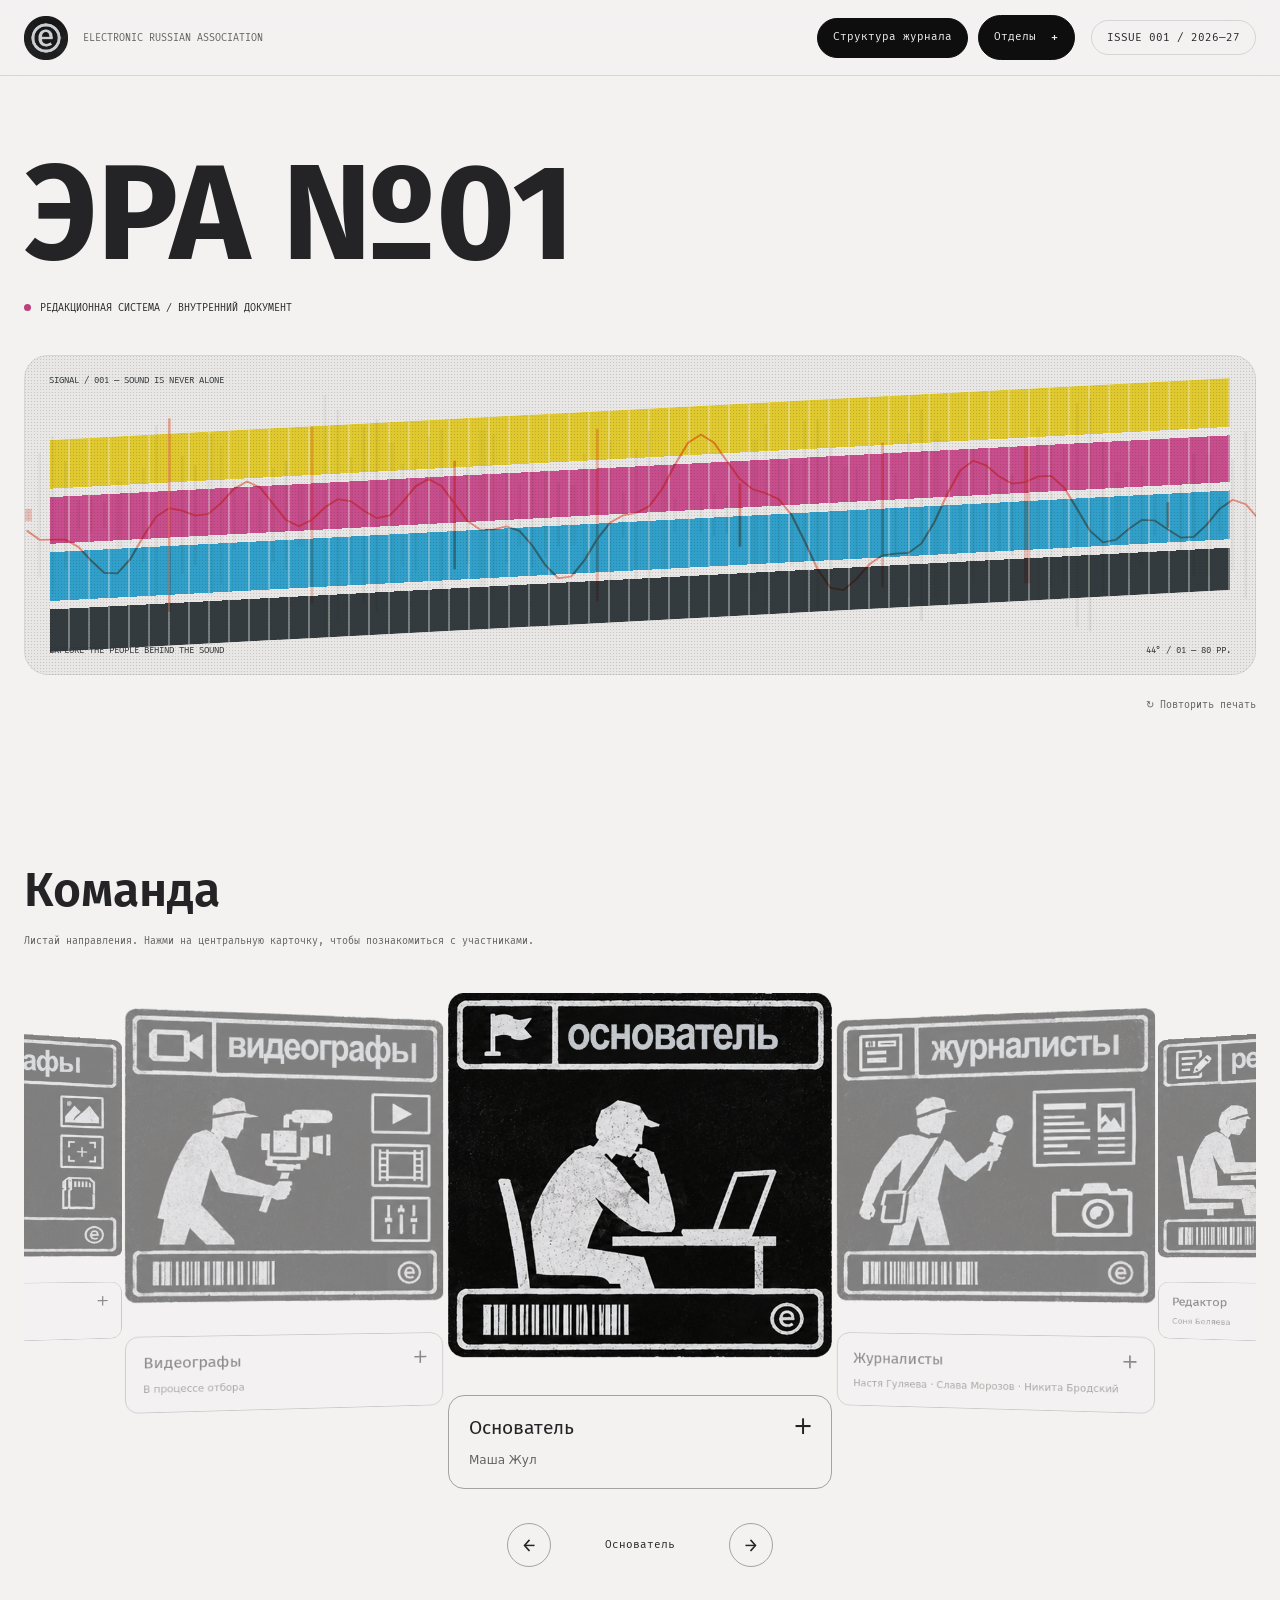
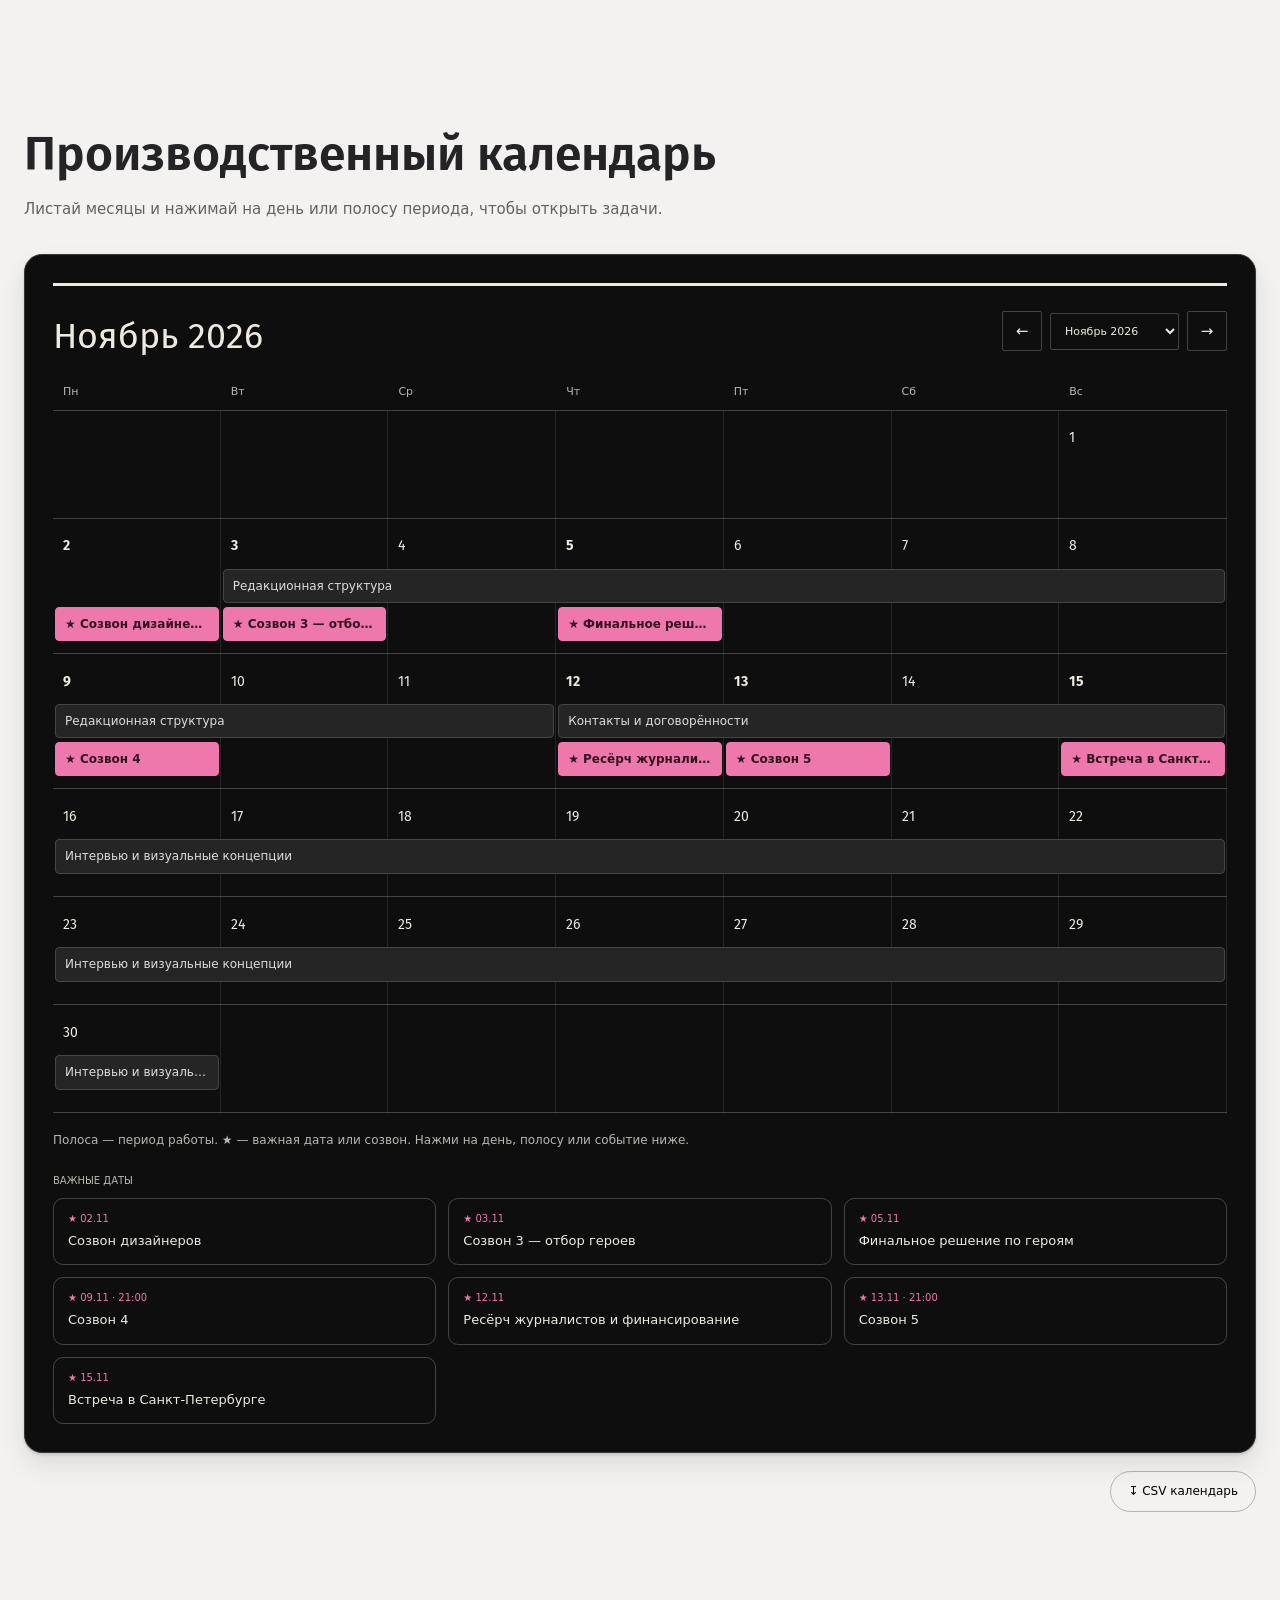
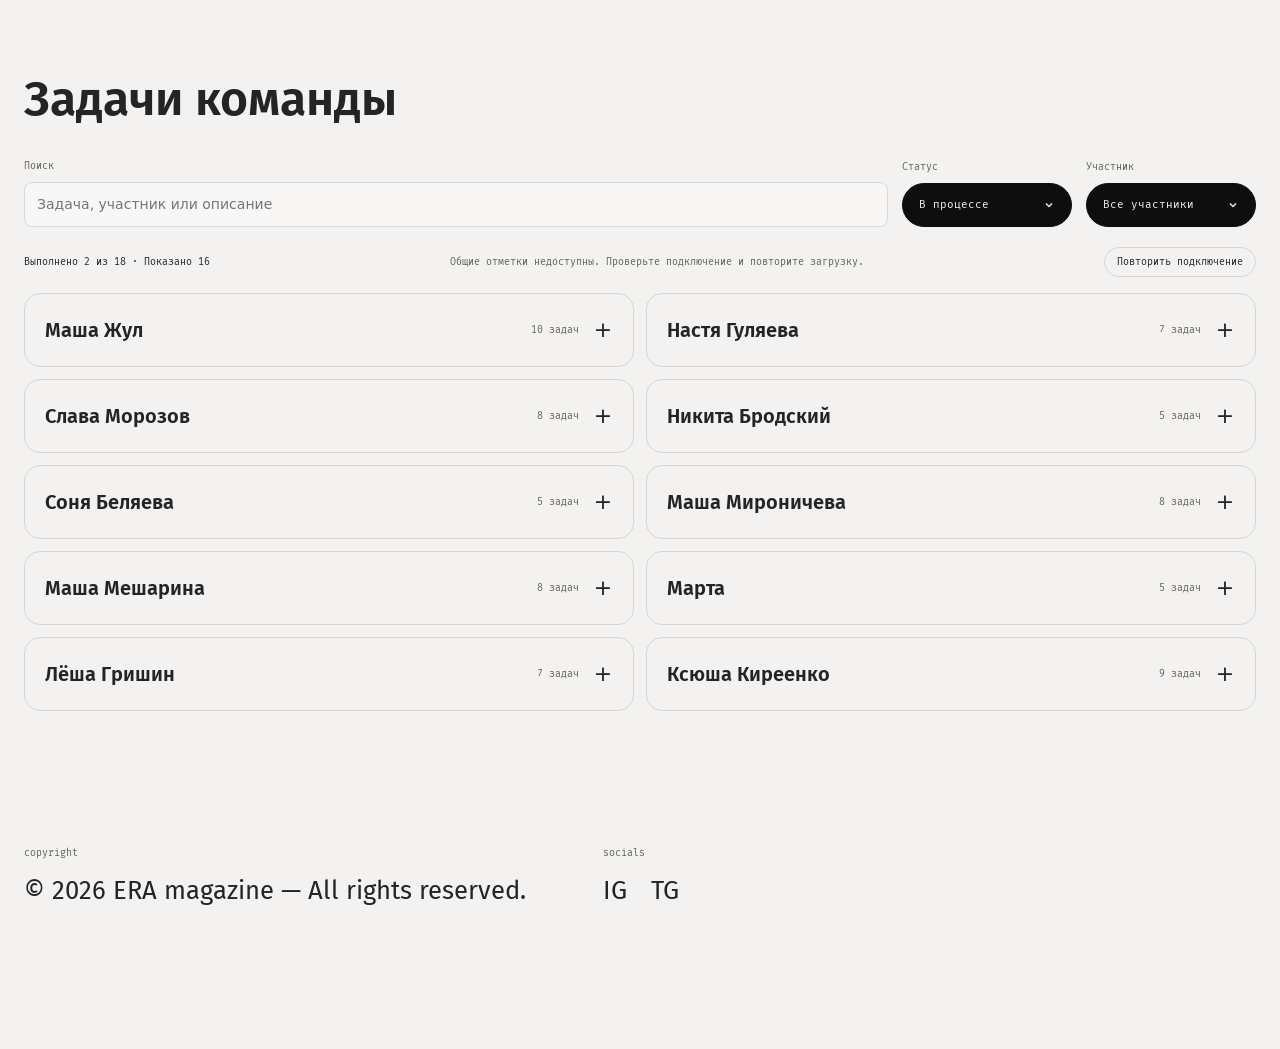
<file: index.html>
<!DOCTYPE html>
<html lang="ru">
<head>
  <meta charset="utf-8">
  <meta name="viewport" content="width=device-width, initial-scale=1">
  <meta name="theme-color" content="#eeeae2">
  <meta name="description" content="ERA — редакционный и производственный план первого выпуска: сроки, команда, редакционный цикл, рубрики, flatplan и контроль готовности.">
  <title>ERA — Редакционная система / выпуск 01</title>
  <link rel="stylesheet" href="assets/site.572b527e5def.css">
</head>
<body>
  <a class="skip" href="#main">К содержанию</a>
  <header class="topbar">
    <a class="top-logo" href="#top" aria-label="ERA — к началу"><img src="images/Frame%2049.png" alt="ERA" width="44" height="44"><span>ELECTRONIC RUSSIAN ASSOCIATION</span></a>
      <nav class="header-nav" aria-label="Страницы сайта">
        <a class="nav-page-pill" href="structure.html?v=layout-2">Структура журнала</a>
        <details class="nav-departments"><summary class="nav-page-pill">Отделы <span aria-hidden="true">+</span></summary><div class="department-links">
          <a href="journalists.html">Журналисты</a>
          <a href="pr.html">PR</a>
          <a href="smm.html">SMM</a>
          <a href="design.html">Дизайнеры</a>
        </div></details>
      </nav>
    <div class="header-actions"><span class="edition issue-badge">ISSUE 001 / 2026—27</span><button id="mobile-menu-toggle" class="header-menu-toggle" type="button" aria-controls="mobile-section-menu" aria-expanded="false">Меню</button></div>
  </header>
  <dialog id="mobile-section-menu" class="mobile-menu" aria-labelledby="mobile-menu-title">
    <div class="mobile-menu-heading"><span id="mobile-menu-title">Разделы / ERA</span><button class="mobile-menu-close" type="button" aria-label="Закрыть меню">×</button></div>
    <nav aria-label="Разделы страницы"></nav>
  </dialog>
  <div class="shell">

    <main class="content" id="main">
      <section class="hero" id="top">
        <div class="hero-heading">
          <h1 class="hero-title">ЭРА №01</h1>
          <div class="eyebrow hero-caption"><span class="roundel"></span>Редакционная система / внутренний документ</div>
        </div>
        <div class="spectrum" aria-label="Абстрактная визуализация звукового сигнала как элемент айдентики">
          <div class="spectrum-top">SIGNAL / 001 — SOUND IS NEVER ALONE</div>
          <div class="print-carriage" aria-hidden="true"></div>
          <svg id="wave-svg" viewBox="0 0 950 310" preserveAspectRatio="none" aria-hidden="true"></svg>
          <div class="spectrum-bottom"><span>EXPLORE THE PEOPLE BEHIND THE SOUND</span><span>44° / 01 — 80 PP.</span></div>
        </div>
        <button class="print-replay" type="button" aria-label="Повторить анимацию печати">↻ Повторить печать</button>
      </section>


      <section class="section" id="team">
        <div class="section-head section-head-plain"><div><h2 class="team-heading">Команда</h2><p class="team-instruction">Листай направления. Нажми на центральную карточку, чтобы познакомиться с участниками.</p></div></div>
        <div class="team-grid" id="team-list"></div>
      </section>

      <section class="section" id="schedule">
        <div class="section-head section-head-plain"><div><h2>Производственный календарь</h2><p class="section-desc">Листай месяцы и нажимай на день или полосу периода, чтобы открыть задачи.</p></div></div>
        <div class="calendar-sheet">
          <div class="calendar-toolbar"><div><h3 id="calendar-title" aria-live="polite"></h3></div><div class="calendar-pager"><button id="calendar-prev" type="button" aria-label="Предыдущий месяц">←</button><label class="sr-only" for="calendar-month">Месяц календаря</label><select id="calendar-month"><option value="0">Сентябрь 2026</option><option value="1">Октябрь 2026</option><option value="2">Ноябрь 2026</option><option value="3">Декабрь 2026</option><option value="4">Январь 2027</option><option value="5">Февраль 2027</option><option value="6">Март 2027</option><option value="7">Апрель 2027</option><option value="8">Май 2027</option></select><button id="calendar-next" type="button" aria-label="Следующий месяц">→</button></div></div>
          <div class="calendar-weekdays" aria-hidden="true"><span>Пн</span><span>Вт</span><span>Ср</span><span>Чт</span><span>Пт</span><span>Сб</span><span>Вс</span></div>
          <div id="calendar-grid" aria-label="Дни и периоды выбранного месяца"></div>
          <p class="calendar-hint">Полоса — период работы. ★ — важная дата или созвон. Нажми на день, полосу или событие ниже.</p><div id="calendar-important" aria-label="Важные даты месяца"></div>
        </div>
        <div class="calendar-footer"><button class="download" id="schedule-export" type="button">↧ CSV календарь</button></div>
        <dialog id="calendar-dialog" aria-labelledby="calendar-dialog-title"><div class="calendar-dialog-heading"><h2 id="calendar-dialog-title"></h2><button id="calendar-close" type="button" aria-label="Закрыть информацию о задаче">×</button></div><div id="calendar-details"></div></dialog>
      </section>







      <section class="section task-section" id="tasks">
        <div class="section-head section-head-plain"><div><h2>Задачи команды</h2></div></div>
        <div class="task-toolbar"><label class="task-search">Поиск<input id="task-search" type="search" placeholder="Задача, участник или описание"></label><label>Статус<select id="task-status-filter"><option value="in_progress">В процессе</option><option value="archive">Архив</option></select></label><label>Участник<select id="task-owner-filter"><option value="">Все участники</option></select></label></div>
        <div class="task-summary-line"><span id="task-summary"></span><span id="task-sync-status" role="status"></span><button id="task-sync-retry" class="task-retry" type="button" hidden>Повторить подключение</button></div>
        <div id="task-people"></div>
        <p id="task-announcement" class="sr-only" role="status"></p>
      </section>
      <footer class="footer">
        <div class="footer-copyright"><span class="footer-label">copyright</span><p class="footer-copy">© 2026 ERA magazine — All rights reserved.</p></div>
        <div class="footer-socials"><span class="footer-label">socials</span><div class="footer-social-links"><a href="https://www.instagram.com/era.magazinee?stkn=MWh4OGViNHFueG9nNg==" aria-label="ERA magazine в Instagram">IG</a><a href="https://t.me/eramagazinee" aria-label="ERA magazine в Telegram">TG</a></div></div>
      </footer>
    </main>
  </div>
  <script>
    "use strict";
    const schedule = [
      {month:"Ноя",date:"3–11 ноя",title:"Редакционная структура",detail:"Финализация предварительного списка 15 героев, первичный ресёрч, темы и рубрики.",owners:"Маша Жул · Настя · Слава · Соня",output:"Лонг-лист, редакционная карта, черновой флэтплан"},
      {month:"Ноя",date:"12–15 ноя",title:"Контакты и договорённости",detail:"Найти контакты, написать героям, согласовать место, формат и время интервью.",owners:"Настя · Слава · Лёша · Ксюша",output:"Подтверждённые встречи и календарь съёмок"},
      {month:"Ноя",date:"16–30 ноя",title:"Интервью и визуальные концепции",detail:"Очные интервью, репортажи, фотосъёмки, сбор документов и архивов. Параллельно — логотип, айдентика, первые макеты.",owners:"Журналисты · Маша Жул · фотографы · видеографы",output:"Исходники интервью и 2–3 визуальных направления"},
      {month:"Дек",date:"1–7 дек",title:"Первые материалы",detail:"Расшифровки, начало написания, содержательная редактура, выбор общей визуальной системы.",owners:"Настя · Слава · Соня · дизайн",output:"Первые утверждённые тексты и направление айдентики"},
      {month:"Дек",date:"8–15 дек",title:"Первая вёрстка",detail:"Тестирование сеток, типографики, фотографии, продолжение интервью.",owners:"Маша Жул · Маша · редакция",output:"Рабочий шаблон журнала и первые развороты"},
      {month:"Дек",date:"16–31 дек",title:"Первый производственный рубеж",detail:"Доработка текстов, фактчекинг, оформление разделов.",owners:"Редакция · дизайн",output:"50% готового текста · 30% вёрстки"},
      {month:"Янв",date:"1–15 янв",title:"Закрытие недостающих материалов",detail:"Дополнительные интервью, проверка источников и прав на фото, редактура, вёрстка.",owners:"Настя · Слава · Соня · Маша Жул",output:"75–85% текста · примерно 40% вёрстки"},
      {month:"Янв",date:"16–31 янв",title:"Editorial freeze",detail:"Утверждение всех текстов, заголовков, подписей и справок. Далее — только обоснованные исправления.",owners:"Журналисты · Соня · Маша Жул",output:"100% текста · 50% вёрстки"},
      {month:"Фев",date:"1–14 фев",title:"Первые пробы печати и сайт",detail:"Тесты бумаги, красок и переплёта; технические требования к PDF. Прототип сайта и интерактивной страницы.",owners:"Маша Жул · все дизайнеры",output:"Тестовые отпечатки и web-прототип"},
      {month:"Фев",date:"15–28 фев",title:"Партнёрства и digital",detail:"Закрепление рекламных форматов, условий сотрудничества, тестирование сайта и запуск цифровых тизеров.",owners:"Ксюша · Лёша · дизайнеры · web",output:"Партнёрские размещения · 60–65% вёрстки"},
      {month:"Март",date:"1–8 мар",title:"Подготовка к просмотру",detail:"Финализация большей части разворотов, сбор презентации и проверка медиа-системы.",owners:"Маша Жул · Маша · Соня · команда",output:"Подготовленные материалы для просмотра"},
      {month:"Март",date:"9–13 мар",title:"Промежуточная защита",detail:"Оценка редакции, печати, сайта и коммуникации как единого проекта; устранение критичных проблем.",owners:"Вся команда",output:"70% общего проекта · ориентир 70% вёрстки"},
      {month:"Март",date:"14–31 мар",title:"Сборка финальной системы",detail:"Оставшиеся развороты, сайт, подготовка предзаказа, проверка рекламы и промоматериалов.",owners:"Маша Жул · Маша · PR · SMM · редакция",output:"Около 85–90% вёрстки · рабочий сайт"},
      {month:"Апр",date:"1–18 апр",title:"Prepress и контроль качества",detail:"Финальная вёрстка, корректура по полосам, проверка цветопроб, изображений, обложки и требований типографии.",owners:"Маша Жул · Маша · Соня · типография",output:"Полный макет для финального согласования"},
      {month:"Апр",date:"19–24 апр",title:"Финальные файлы",detail:"Окончательные правки и утверждение всех полос и цифровой части; передача материалов в производство.",owners:"Маша Жул · руководители направлений",output:"100% макета и digital, согласованный комплект файлов"},
      {month:"Май",date:"26 апр – 14 мая",title:"Печать и подготовка защиты",detail:"Финальная печать, брошюровка, проверка экземпляров, подготовка экспозиции и презентации.",owners:"Маша Жул · типография · команда",output:"Физический журнал и материалы презентации"},
      {month:"Май",date:"15–19 мая",title:"Финальная проверка",detail:"Проверить экземпляры, сайт, презентацию и всё необходимое для защиты.",owners:"Вся команда",output:"Полностью готовый проект"},
      {month:"Май",date:"с 20 мая",title:"Защита ERA",detail:"Презентация печатного и цифрового независимого медиа.",owners:"Маша Жул · команда",output:"Выпуск № 01 представлен"}
    ];
    schedule.push(
      {date:"9 ноя 2026 · 21:00 МСК",title:"Созвон 4",detail:"Созвон команды ERA.",owners:"Команда",output:"",start:"2026-11-09",end:"2026-11-09",time:"21:00",important:true},
      {date:"13 ноя 2026 · 21:00 МСК",title:"Созвон 5",detail:"Созвон команды ERA.",owners:"Команда",output:"",start:"2026-11-13",end:"2026-11-13",time:"21:00",important:true},
      {date:"1–20 сен 2026",title:"Подготовка запуска соцсетей",detail:"Сентябрь до 20 числа — подготовка и создание социальных сетей ERA.",owners:"",output:"",start:"2026-09-01",end:"2026-09-20"},
      {date:"20 сен 2026",title:"Запуск соцсетей",detail:"Социальные сети ERA созданы 20 сентября.",owners:"",output:"",start:"2026-09-20",end:"2026-09-20",important:true},
      {date:"22 сен 2026",title:"Старт поиска команды",detail:"Запущен поиск участников команды ERA.",owners:"",output:"",start:"2026-09-22",end:"2026-09-22",important:true},
      {date:"1–11 окт 2026",title:"Формирование команды",detail:"Формирование команды и отбор участников до 11 октября.",owners:"",output:"",start:"2026-10-01",end:"2026-10-11"},
      {date:"13 окт 2026",title:"Создание беседы команды",detail:"Создана общая беседа команды.",owners:"",output:"",start:"2026-10-13",end:"2026-10-13",important:true},
      {date:"19 окт 2026 · 21:15 МСК",title:"Созвон 1 — организационный",detail:"Созвон 1 — организационный команды.",owners:"",output:"",start:"2026-10-19",end:"2026-10-19",time:"21:15",important:true},
      {date:"26 окт 2026 · 21:00 МСК",title:"Созвон 2",detail:"Обсуждение доски Figma и идеи проекта.",owners:"",output:"",start:"2026-10-26",end:"2026-10-26",time:"21:00",important:true},
      {date:"2 ноя 2026",title:"Созвон дизайнеров",detail:"Созвон команды дизайнеров.",owners:"Дизайнеры",output:"",start:"2026-11-02",end:"2026-11-02",important:true},
      {date:"3 ноя 2026",title:"Созвон 3 — отбор героев",detail:"Созвон 3 команды: отбор героев выпуска.",owners:"",output:"",start:"2026-11-03",end:"2026-11-03",important:true},
      {date:"5 ноя 2026",title:"Финальное решение по героям",detail:"Финальное решение по героям выпуска от всех участников.",owners:"Вся команда",output:"",start:"2026-11-05",end:"2026-11-05",important:true},
      {date:"12 ноя 2026",title:"Ресёрч журналистов и финансирование",detail:"Обсуждение ресёрча журналистов и вопросов по финансированию от Ксюши.",owners:"Журналисты · Ксюша",output:"",start:"2026-11-12",end:"2026-11-12",important:true},
      {date:"15 ноя 2026",title:"Встреча в Санкт-Петербурге",detail:"Встреча команды в Санкт-Петербурге.",owners:"Слава · Настя · Ксюша · Маша Жул",output:"",start:"2026-11-15",end:"2026-11-15",important:true}
    );
    const team = [
      {category:"Основатель",image:106,members:[{name:"Маша Жул",role:"Основатель / арт-директор",about:"Концепция, утверждение тем и героев, финальный выбор материалов, художественная система и вёрстка печатного журнала."}]},
      {category:"Журналисты",image:109,members:[{name:"Настя Гуляева",role:"Журналист",about:"Ресёрч, подготовка интервью, репортажи, источники и написание материалов."},{name:"Слава Морозов",role:"Журналист",about:"Ресёрч, подготовка интервью, сбор фактов, репортажи и авторские тексты."},{name:"Никита Бродский",role:"Журналист",about:"Ресёрч, подготовка интервью, сбор фактов и написание материалов."}]},
      {category:"Редактор",image:110,members:[{name:"Соня Беляева",role:"Редактор / корректор",about:"Содержательные замечания, редактура, контроль источников, финальная корректура в макете."}]},
      {category:"Дизайнеры",image:108,members:[{name:"Маша Мироничева",role:"Дизайнер / digital",about:"Идеи и метафоры, элементы визуальной системы, оформление социальных сетей и сайта, поддержка вёрстки."},{name:"Маша Мешарина",role:"Дизайнер / брендинг",about:"Брендинг и визуальная идентичность ERA."},{name:"Марта",role:"VFX-специалист",about:"Визуальные эффекты."}]},
      {category:"SMM",image:107,members:[{name:"Лёша Гришин",role:"SMM",about:"Контент-план, ведение соцсетей, адаптация тона ERA, аналитика публикаций."}]},
      {category:"PR",image:105,members:[{name:"Ксюша Киреенко",role:"PR / партнёрства",about:"Внешние коммуникации, сотрудничество, рекламные интеграции и организация промокампании."},{name:"Участник",role:"PR",about:"Информация об участнике появится позже."}]},
      {category:"Фотографы",image:111,members:[],about:"В процессе отбора. Съёмки героев и визуальные материалы журнала."},
      {category:"Видеографы",image:112,members:[],about:"В процессе отбора. Видео и мультимедийные материалы."}
    ];
    function download(name,content,type="text/plain;charset=utf-8"){const blob=new Blob([content],{type});const url=URL.createObjectURL(blob);const a=document.createElement("a");a.href=url;a.download=name;document.body.appendChild(a);a.click();a.remove();setTimeout(()=>URL.revokeObjectURL(url),1000)}
    function textNode(tag,cls,value){const el=document.createElement(tag);if(cls)el.className=cls;el.textContent=value;return el}
    const calendarMonths=["Сентябрь","Октябрь","Ноябрь","Декабрь","Январь","Февраль","Март","Апрель","Май"];
    const eventRanges=[
      ["2026-11-03","2026-11-11"],["2026-11-12","2026-11-15"],["2026-11-16","2026-11-30"],
      ["2026-12-01","2026-12-07"],["2026-12-08","2026-12-15"],["2026-12-16","2026-12-31"],
      ["2027-01-01","2027-01-15"],["2027-01-16","2027-01-31"],["2027-02-01","2027-02-14"],["2027-02-15","2027-02-28"],
      ["2027-03-01","2027-03-08"],["2027-03-09","2027-03-13"],["2027-03-14","2027-03-31"],
      ["2027-04-01","2027-04-18"],["2027-04-19","2027-04-24"],["2027-04-26","2027-05-14"],
      ["2027-05-15","2027-05-19"],["2027-05-20",null]
    ];
    const calendarEvents=schedule.map((event,i)=>({...event,start:event.start??eventRanges[i]?.[0],end:Object.hasOwn(event,"end")?event.end:eventRanges[i]?.[1],color:i%4})).sort((a,b)=>a.start.localeCompare(b.start));
    let calendarMonth=2;
    const calendarDialog=document.getElementById("calendar-dialog");
    const calendarDetails=document.getElementById("calendar-details");
    function calendarISO(date){return date.toISOString().slice(0,10)}
    function eventsOnDate(iso){return calendarEvents.filter(event=>event.start<=iso&&(!event.end||event.end>=iso))}
    function showCalendarDetails(title,events){
      calendarDetails.replaceChildren();
      document.getElementById("calendar-dialog-title").textContent=events.length===1?events[0].title:title;
      if(!events.length)calendarDetails.append(textNode("p","","На этот день задачи пока не запланированы."));
      events.forEach(event=>{
        const article=document.createElement("article");article.className="calendar-detail";
        if(events.length>1)article.append(textNode("h3","",event.title));
        article.append(textNode("span","meta-line",event.date),textNode("p","",event.detail));
        if(event.owners)article.append(textNode("h4","","Ответственные"),textNode("p","",event.owners));
        if(event.output)article.append(textNode("h4","","Результат"),textNode("p","",event.output));
        if(event.important){
          const actions=document.createElement("div");actions.className="calendar-add-actions";
          const add=textNode("a","calendar-add-button","Добавить в календарь");
          add.href="calendar/era-"+event.start+(event.time?"-"+event.time.replace(":",""):"")+".ics";add.type="text/calendar";
          const google=textNode("a","calendar-google-link","Открыть в Google Календаре");
          const day=event.start.replaceAll("-","");
          const start=event.time?day+"T"+event.time.replace(":","")+"00":day;
          const end=event.time?start:calendarISO(new Date(Date.parse((event.end||event.start)+"T00:00:00Z")+86400000)).replaceAll("-","");
          google.href="https://calendar.google.com/calendar/render?"+new URLSearchParams({action:"TEMPLATE",text:event.title,dates:start+"/"+end,ctz:"Europe/Moscow",details:event.detail+(event.owners?"\nОтветственные: "+event.owners:"")});google.target="_blank";google.rel="noopener";
          actions.append(add,google);article.append(actions);
        }
        calendarDetails.append(article);
      });
      calendarDialog.showModal();
    }
    document.getElementById("calendar-close").addEventListener("click",()=>calendarDialog.close());
    document.getElementById("calendar-prev").addEventListener("click",()=>{if(calendarMonth>0){calendarMonth--;renderSchedule()}});
    document.getElementById("calendar-next").addEventListener("click",()=>{if(calendarMonth<calendarMonths.length-1){calendarMonth++;renderSchedule()}});
    document.getElementById("calendar-month").addEventListener("change",event=>{calendarMonth=Number(event.target.value);renderSchedule()});
    function renderSchedule(){
      const monthDate=new Date(Date.UTC(2026,8+calendarMonth,1));
      const year=monthDate.getUTCFullYear(),month=monthDate.getUTCMonth();
      document.getElementById("calendar-month").value=String(calendarMonth);
      document.getElementById("calendar-title").textContent=calendarMonths[calendarMonth]+" "+year;
      document.getElementById("calendar-prev").disabled=calendarMonth===0;
      document.getElementById("calendar-next").disabled=calendarMonth===calendarMonths.length-1;
      const grid=document.getElementById("calendar-grid");grid.replaceChildren();
      const offset=(monthDate.getUTCDay()+6)%7;
      const days=new Date(Date.UTC(year,month+1,0)).getUTCDate();
      for(let week=0;week<Math.ceil((offset+days)/7);week++){
        const row=document.createElement("div");row.className="calendar-week";
        const weekDates=[];
        for(let col=0;col<7;col++){
          const day=week*7+col-offset+1;
          const cell=document.createElement(day>0&&day<=days?"button":"div");cell.className="calendar-day";
          if(day>0&&day<=days){
            const iso=calendarISO(new Date(Date.UTC(year,month,day)));weekDates.push({iso,col});const events=eventsOnDate(iso);
            cell.type="button";cell.dataset.date=iso;cell.textContent=String(day);
            cell.setAttribute("aria-label",`${day} ${calendarMonths[calendarMonth]} ${year}: ${events.length?events.map(e=>e.title).join(", "):"нет задач"}`);
            if(events.length){cell.classList.add("has-events");cell.dataset.color=events[0].color}
            if(events.some(event=>event.important)){cell.classList.add("important-day");cell.setAttribute("aria-label","Важная дата. "+cell.getAttribute("aria-label"))}
            const now=new Intl.DateTimeFormat("en-CA",{timeZone:"Europe/Moscow",year:"numeric",month:"2-digit",day:"2-digit"}).format(new Date());
            if(iso===now)cell.setAttribute("aria-current","date");
            cell.onclick=()=>showCalendarDetails(`${day} ${calendarMonths[calendarMonth]} ${year}`,events);
          }else{cell.classList.add("calendar-empty");cell.setAttribute("aria-hidden","true")}
          row.append(cell);
        }
        const periodLanes=[],milestoneLanes=[];
        const visibleEvents=calendarEvents.map(event=>({event,covered:weekDates.filter(({iso})=>iso>=event.start&&(!event.end||iso<=event.end))})).filter(item=>item.covered.length);
        visibleEvents.filter(item=>!item.event.important).forEach(item=>{
          const columns=item.covered.map(day=>day.col);let lane=periodLanes.findIndex(used=>columns.every(col=>!used.has(col)));
          if(lane<0){lane=periodLanes.length;periodLanes.push(new Set())}columns.forEach(col=>periodLanes[lane].add(col));item.lane=lane+2;
        });
        visibleEvents.filter(item=>item.event.important).forEach(item=>{
          const columns=item.covered.map(day=>day.col);let lane=milestoneLanes.findIndex(used=>columns.every(col=>!used.has(col)));
          if(lane<0){lane=milestoneLanes.length;milestoneLanes.push(new Set())}columns.forEach(col=>milestoneLanes[lane].add(col));item.lane=periodLanes.length+lane+2;
        });
        visibleEvents.forEach(({event,lane})=>{
          const covered=weekDates.filter(({iso})=>iso>=event.start&&(!event.end||iso<=event.end));if(!covered.length)return;
          const bar=textNode("button","calendar-event"+(event.important?" calendar-milestone":""),(event.important?"★ ":"")+event.title);bar.type="button";bar.dataset.color=event.color;bar.style.gridRow=String(lane);bar.style.gridColumn=`${covered[0].col+1} / ${covered[covered.length-1].col+2}`;
          bar.setAttribute("aria-label",`${event.date}: ${event.title}`);bar.title=event.date+" · "+event.title;bar.onclick=()=>showCalendarDetails(event.title,[event]);row.append(bar);
        });
        grid.append(row);
      }
      const importantBox=document.getElementById("calendar-important");importantBox.replaceChildren();
      const monthStart=calendarISO(monthDate),monthEnd=calendarISO(new Date(Date.UTC(year,month+1,0)));
      const importantEvents=calendarEvents.filter(event=>event.important&&event.start>=monthStart&&event.start<=monthEnd).sort((a,b)=>a.start.localeCompare(b.start));
      if(importantEvents.length){
        importantBox.append(textNode("h4","calendar-important-heading","Важные даты"));
        const agenda=document.createElement("div");agenda.className="calendar-agenda";
        importantEvents.forEach(event=>{const button=document.createElement("button");button.type="button";button.className="calendar-agenda-event";button.append(textNode("span","calendar-agenda-date","★ "+event.start.slice(8)+"."+event.start.slice(5,7)+(event.time?" · "+event.time:"")),textNode("span","",event.title));button.onclick=()=>showCalendarDetails(event.title,[event]);agenda.append(button)});importantBox.append(agenda);
      }
    }

    function renderTeam(){
      const list=document.getElementById("team-list");list.replaceChildren();
      team.forEach((group,index)=>{
        const card=document.createElement("details");card.className="team-category";
        const summary=document.createElement("summary");
        const image=document.createElement("img");image.src=`images/Group%20${group.image}.png`;image.alt=`Карточка категории «${group.category}»`;image.width=400;image.height=400;image.loading="lazy";image.className="team-artwork";
        const artwork=document.createElement("div");artwork.className="team-artwork-frame";
        const artworkBounds={105:[1275,1233,29,16,1224],106:[1284,1220,23,16,1241],107:[1279,1233,27,16,1227],108:[1275,1304,5,95,1245],109:[1290,1304,9,92,1250],110:[1298,1304,18,91,1249],111:[1289,1218,20,24,1247],112:[1292,1218,29,24,1242]};
        const [sourceWidth,sourceHeight,left,top,cardWidth]=artworkBounds[group.image];
        image.style.width=(sourceWidth/cardWidth*100)+"%";
        image.style.height=(sourceHeight/cardWidth*100)+"%";
        image.style.left=(-left/cardWidth*100)+"%";
        image.style.top=(-top/cardWidth*100)+"%";
        artwork.append(image);
        const heading=document.createElement("div");heading.className="team-category-heading";
        heading.append(textNode("h3","",group.category),textNode("span","team-category-plus","+"));heading.lastChild.setAttribute("aria-hidden","true");
        const caption=document.createElement("div");caption.className="team-caption";
        caption.append(heading,textNode("p","team-names",group.members.length?group.members.map(member=>member.name).join(" · "):"В процессе отбора"));
        summary.append(artwork,caption);
        const content=document.createElement("div");content.className="team-members";
        group.members.forEach(member=>{
          const person=document.createElement("article");person.className="team-person";
          person.append(textNode("h4","",member.name),textNode("p","",member.about));content.append(person);
        });
        if(!group.members.length)content.append(textNode("p","team-vacancy",group.about));
        card.append(summary,content);list.append(card);
      });
      if("IntersectionObserver" in window){
        const teamObserver=new IntersectionObserver(entries=>{entries.forEach(entry=>{if(entry.isIntersecting){entry.target.classList.add("team-revealed");teamObserver.unobserve(entry.target)}})},{threshold:.12});
        list.querySelectorAll(".team-category").forEach(card=>teamObserver.observe(card));
      }
    }
    function makeWave(){const svg=document.getElementById("wave-svg");const ns="http://www.w3.org/2000/svg";for(let i=0;i<96;i++){const rect=document.createElementNS(ns,"rect");const x=i*10+1;const envelope=Math.abs(Math.sin(i*.175)*Math.cos(i*.071+1.2));const burst=Math.abs(Math.sin(i*.75)*Math.cos(i*.27));const h=12+244*Math.pow(.37*envelope+.63*burst,.97);rect.setAttribute("x",x);rect.setAttribute("y",(310-h)/2);rect.setAttribute("width",i%7===0?5:2.1);rect.setAttribute("height",h);rect.setAttribute("fill",i%11===0?"#f25332":"#e3e2dc");rect.setAttribute("opacity",String(.46+(i%7)*.065));svg.append(rect)}const line=document.createElementNS(ns,"path");let path="";for(let i=0;i<96;i++){let y=155+Math.sin(i*.27)*Math.sin(i*.045+2.1)*66+Math.cos(i*.91)*15;path+=(i===0?"M":"L")+(i*10+2)+" "+y+" "}line.setAttribute("d",path);line.setAttribute("fill","none");line.setAttribute("stroke","#f25332");line.setAttribute("stroke-width","1.7");line.setAttribute("opacity",".95");svg.append(line)}
    document.getElementById("schedule-export").addEventListener("click",()=>{const esc=s=>'"'+String(s).replaceAll('"','""')+'"';const csv=["Период,Задача,Описание,Ответственные,Результат",...calendarEvents.map(x=>[x.date,x.title,x.detail,x.owners,x.output].map(esc).join(","))].join("\r\n");download("ERA-production-calendar.csv","\uFEFF"+csv,"text/csv;charset=utf-8")});
    renderSchedule();renderTeam();makeWave();
    const printArtwork=document.querySelector(".spectrum");
    function startPrint(){
      printArtwork.classList.remove("is-printing");
      void printArtwork.offsetWidth;
      printArtwork.classList.add("is-printing");
    }
    document.querySelector(".print-replay").addEventListener("click",startPrint);
    if("IntersectionObserver" in window){
      const printObserver=new IntersectionObserver(entries=>{
        if(entries.some(entry=>entry.isIntersecting)){startPrint();printObserver.disconnect()}
      },{threshold:.25});
      printObserver.observe(printArtwork);
    }else{startPrint()}

  </script>
  <script src="assets/team-carousel.js?v=80ea0fac6cac"></script>
  <script src="assets/tasks-data.js?v=ce9a99f0745e"></script>
  <script src="assets/tasks-config.js?v=6a74209e40ee"></script>
  <script src="assets/tasks.js?v=c713c106553d"></script>
  <script src="assets/navigation.js?v=da44e0f0b3c9"></script>
</body>
</html>
</file>
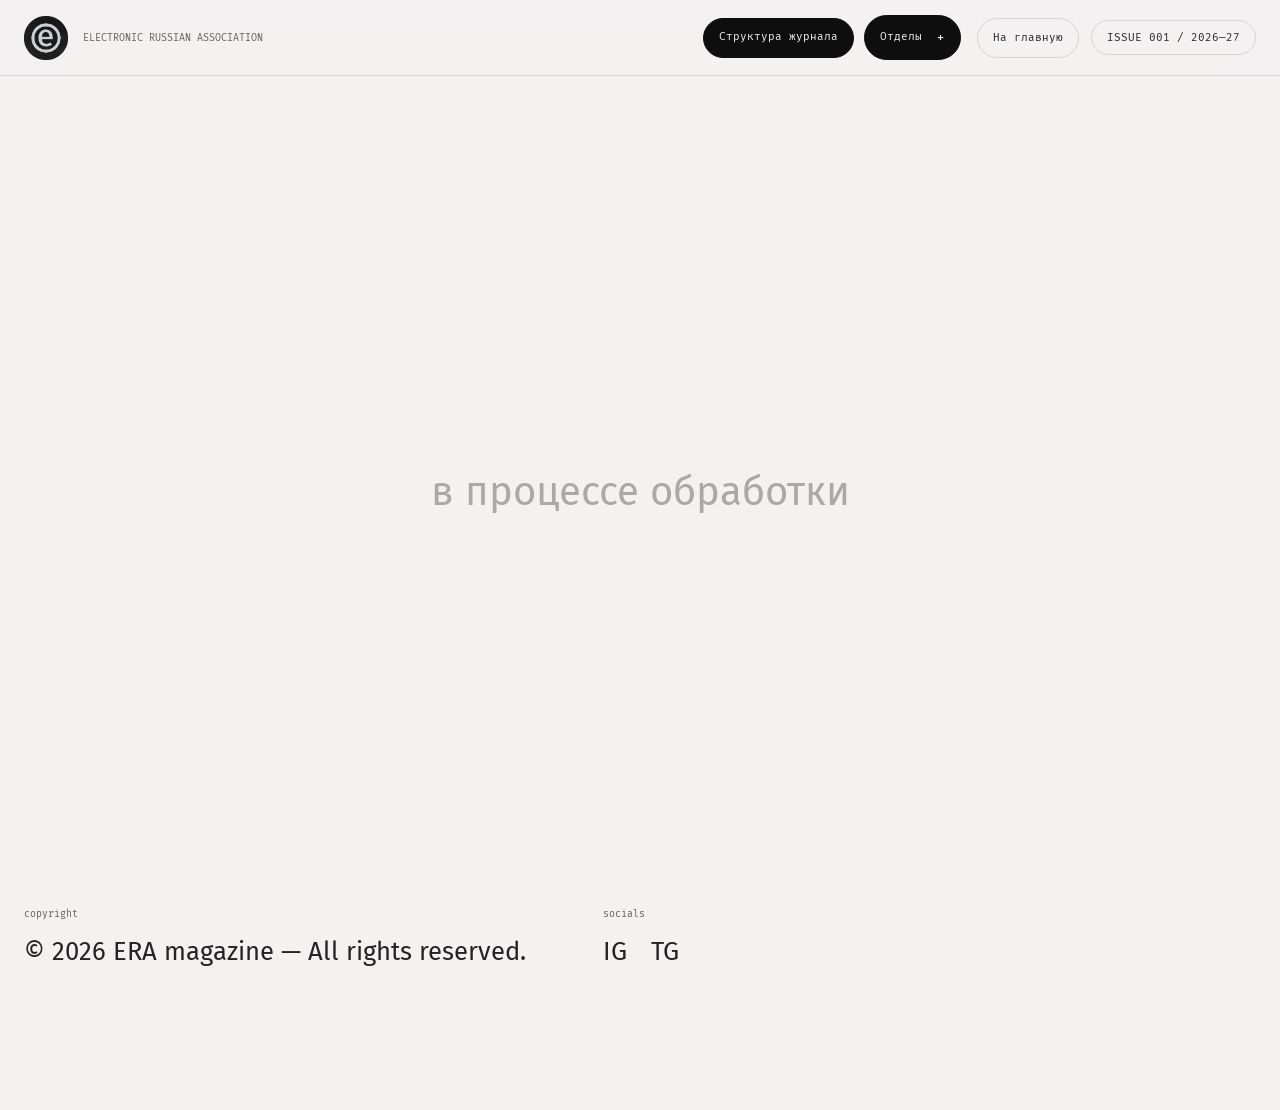
<file: design.html>
<!DOCTYPE html>
<html lang="ru">
<head>
  <meta charset="utf-8">
  <meta name="viewport" content="width=device-width, initial-scale=1">
  <meta name="theme-color" content="#eeeae2">
  <title>Дизайнеры — ERA magazine</title>
  <link rel="stylesheet" href="assets/site.572b527e5def.css">
</head>
<body>
  <a class="skip" href="#main">К содержанию</a>
  <header class="topbar">
    <a class="top-logo" href="index.html" aria-label="ERA — на главную"><img src="images/Frame%2049.png" alt="ERA" width="44" height="44"><span>ELECTRONIC RUSSIAN ASSOCIATION</span></a>
      <nav class="header-nav" aria-label="Страницы сайта">
        <a class="nav-page-pill" href="structure.html?v=layout-2">Структура журнала</a>
        <details class="nav-departments"><summary class="nav-page-pill">Отделы <span aria-hidden="true">+</span></summary><div class="department-links">
          <a href="journalists.html">Журналисты</a>
          <a href="pr.html">PR</a>
          <a href="smm.html">SMM</a>
          <a href="design.html">Дизайнеры</a>
        </div></details>
      </nav>
    <div class="header-actions"><a class="edition home-link" href="index.html">На главную</a><span class="edition issue-badge">ISSUE 001 / 2026—27</span><button id="mobile-menu-toggle" class="header-menu-toggle" type="button" aria-controls="mobile-section-menu" aria-expanded="false">Меню</button></div>
  </header>
  <dialog id="mobile-section-menu" class="mobile-menu" aria-labelledby="mobile-menu-title">
    <div class="mobile-menu-heading"><span id="mobile-menu-title">Разделы / ERA</span><button class="mobile-menu-close" type="button" aria-label="Закрыть меню">×</button></div>
    <nav aria-label="Разделы страницы"></nav>
  </dialog>
  <div class="shell">
    <main class="content page-content" id="main">
      <div class="department-placeholder"><h1>в процессе обработки</h1></div>
      <footer class="footer">
        <div class="footer-copyright"><span class="footer-label">copyright</span><p class="footer-copy">© 2026 ERA magazine — All rights reserved.</p></div>
        <div class="footer-socials"><span class="footer-label">socials</span><div class="footer-social-links"><a href="https://www.instagram.com/era.magazinee?stkn=MWh4OGViNHFueG9nNg==" aria-label="ERA magazine в Instagram">IG</a><a href="https://t.me/eramagazinee" aria-label="ERA magazine в Telegram">TG</a></div></div>
      </footer>
    </main>
  </div>
  <script src="assets/navigation.js?v=da44e0f0b3c9"></script>
</body>
</html>
</file>
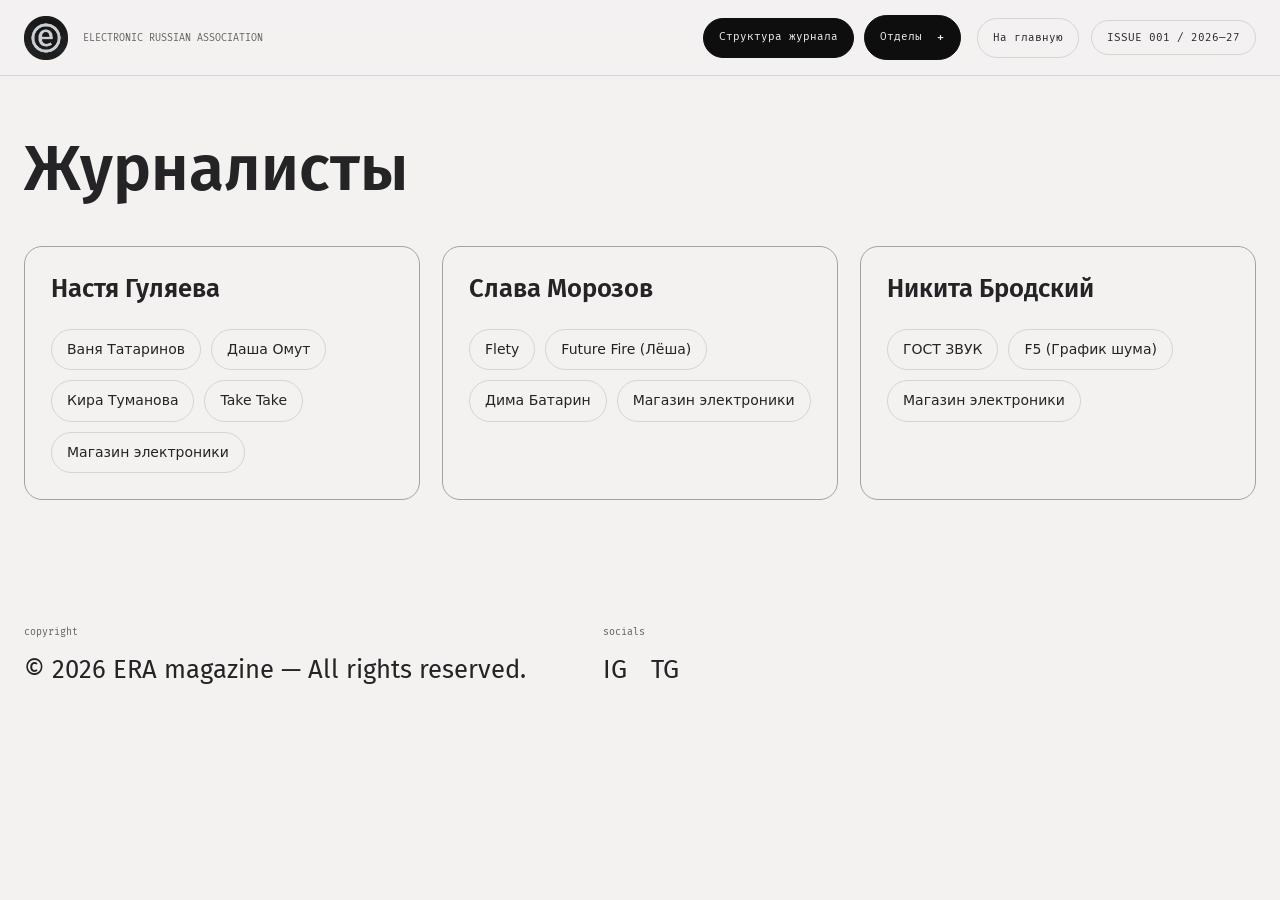
<file: journalists.html>
<!DOCTYPE html>
<html lang="ru">
<head>
  <meta charset="utf-8">
  <meta name="viewport" content="width=device-width, initial-scale=1">
  <meta name="theme-color" content="#eeeae2">
  <title>Журналисты — ERA magazine</title>
  <link rel="stylesheet" href="assets/site.572b527e5def.css">
</head>
<body>
  <a class="skip" href="#main">К содержанию</a>
  <header class="topbar">
    <a class="top-logo" href="index.html" aria-label="ERA — на главную"><img src="images/Frame%2049.png" alt="ERA" width="44" height="44"><span>ELECTRONIC RUSSIAN ASSOCIATION</span></a>
      <nav class="header-nav" aria-label="Страницы сайта">
        <a class="nav-page-pill" href="structure.html?v=layout-2">Структура журнала</a>
        <details class="nav-departments"><summary class="nav-page-pill">Отделы <span aria-hidden="true">+</span></summary><div class="department-links">
          <a href="journalists.html">Журналисты</a>
          <a href="pr.html">PR</a>
          <a href="smm.html">SMM</a>
          <a href="design.html">Дизайнеры</a>
        </div></details>
      </nav>
    <div class="header-actions"><a class="edition home-link" href="index.html">На главную</a><span class="edition issue-badge">ISSUE 001 / 2026—27</span><button id="mobile-menu-toggle" class="header-menu-toggle" type="button" aria-controls="mobile-section-menu" aria-expanded="false">Меню</button></div>
  </header>
  <dialog id="mobile-section-menu" class="mobile-menu" aria-labelledby="mobile-menu-title">
    <div class="mobile-menu-heading"><span id="mobile-menu-title">Разделы / ERA</span><button class="mobile-menu-close" type="button" aria-label="Закрыть меню">×</button></div>
    <nav aria-label="Разделы страницы"></nav>
  </dialog>
  <div class="shell">
    <main class="content page-content" id="main">
      <h1 class="page-title">Журналисты</h1>
      <div class="journalist-assignments">
        <section class="journalist-assignment"><h2>Настя Гуляева</h2><ul class="journalist-heroes"><li>Ваня Татаринов</li><li>Даша Омут</li><li>Кира Туманова</li><li>Take Take</li><li>Магазин электроники</li></ul></section>
        <section class="journalist-assignment"><h2>Слава Морозов</h2><ul class="journalist-heroes"><li>Flety</li><li>Future Fire (Лёша)</li><li>Дима Батарин</li><li>Магазин электроники</li></ul></section>
        <section class="journalist-assignment"><h2>Никита Бродский</h2><ul class="journalist-heroes"><li>ГОСТ ЗВУК</li><li>F5 (График шума)</li><li>Магазин электроники</li></ul></section>
      </div>

      <footer class="footer">
        <div class="footer-copyright"><span class="footer-label">copyright</span><p class="footer-copy">© 2026 ERA magazine — All rights reserved.</p></div>
        <div class="footer-socials"><span class="footer-label">socials</span><div class="footer-social-links"><a href="https://www.instagram.com/era.magazinee?stkn=MWh4OGViNHFueG9nNg==" aria-label="ERA magazine в Instagram">IG</a><a href="https://t.me/eramagazinee" aria-label="ERA magazine в Telegram">TG</a></div></div>
      </footer>
    </main>
  </div>
  <script src="assets/navigation.js?v=da44e0f0b3c9"></script>
</body>
</html>
</file>
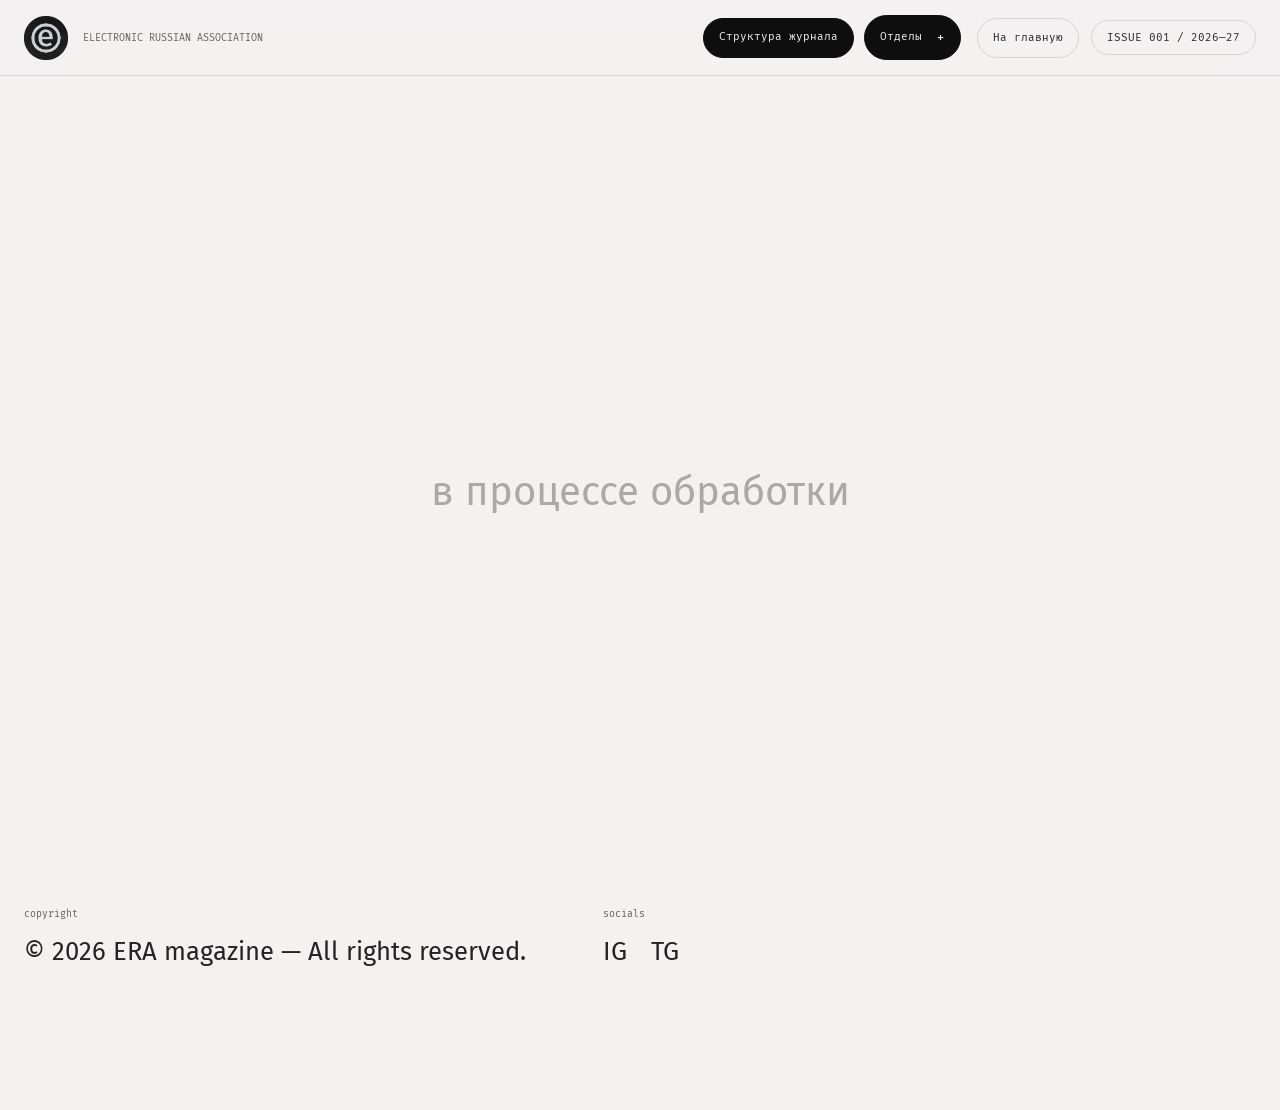
<file: pr.html>
<!DOCTYPE html>
<html lang="ru">
<head>
  <meta charset="utf-8">
  <meta name="viewport" content="width=device-width, initial-scale=1">
  <meta name="theme-color" content="#eeeae2">
  <title>PR — ERA magazine</title>
  <link rel="stylesheet" href="assets/site.572b527e5def.css">
</head>
<body>
  <a class="skip" href="#main">К содержанию</a>
  <header class="topbar">
    <a class="top-logo" href="index.html" aria-label="ERA — на главную"><img src="images/Frame%2049.png" alt="ERA" width="44" height="44"><span>ELECTRONIC RUSSIAN ASSOCIATION</span></a>
      <nav class="header-nav" aria-label="Страницы сайта">
        <a class="nav-page-pill" href="structure.html?v=layout-2">Структура журнала</a>
        <details class="nav-departments"><summary class="nav-page-pill">Отделы <span aria-hidden="true">+</span></summary><div class="department-links">
          <a href="journalists.html">Журналисты</a>
          <a href="pr.html">PR</a>
          <a href="smm.html">SMM</a>
          <a href="design.html">Дизайнеры</a>
        </div></details>
      </nav>
    <div class="header-actions"><a class="edition home-link" href="index.html">На главную</a><span class="edition issue-badge">ISSUE 001 / 2026—27</span><button id="mobile-menu-toggle" class="header-menu-toggle" type="button" aria-controls="mobile-section-menu" aria-expanded="false">Меню</button></div>
  </header>
  <dialog id="mobile-section-menu" class="mobile-menu" aria-labelledby="mobile-menu-title">
    <div class="mobile-menu-heading"><span id="mobile-menu-title">Разделы / ERA</span><button class="mobile-menu-close" type="button" aria-label="Закрыть меню">×</button></div>
    <nav aria-label="Разделы страницы"></nav>
  </dialog>
  <div class="shell">
    <main class="content page-content" id="main">
      <div class="department-placeholder"><h1>в процессе обработки</h1></div>
      <footer class="footer">
        <div class="footer-copyright"><span class="footer-label">copyright</span><p class="footer-copy">© 2026 ERA magazine — All rights reserved.</p></div>
        <div class="footer-socials"><span class="footer-label">socials</span><div class="footer-social-links"><a href="https://www.instagram.com/era.magazinee?stkn=MWh4OGViNHFueG9nNg==" aria-label="ERA magazine в Instagram">IG</a><a href="https://t.me/eramagazinee" aria-label="ERA magazine в Telegram">TG</a></div></div>
      </footer>
    </main>
  </div>
  <script src="assets/navigation.js?v=da44e0f0b3c9"></script>
</body>
</html>
</file>
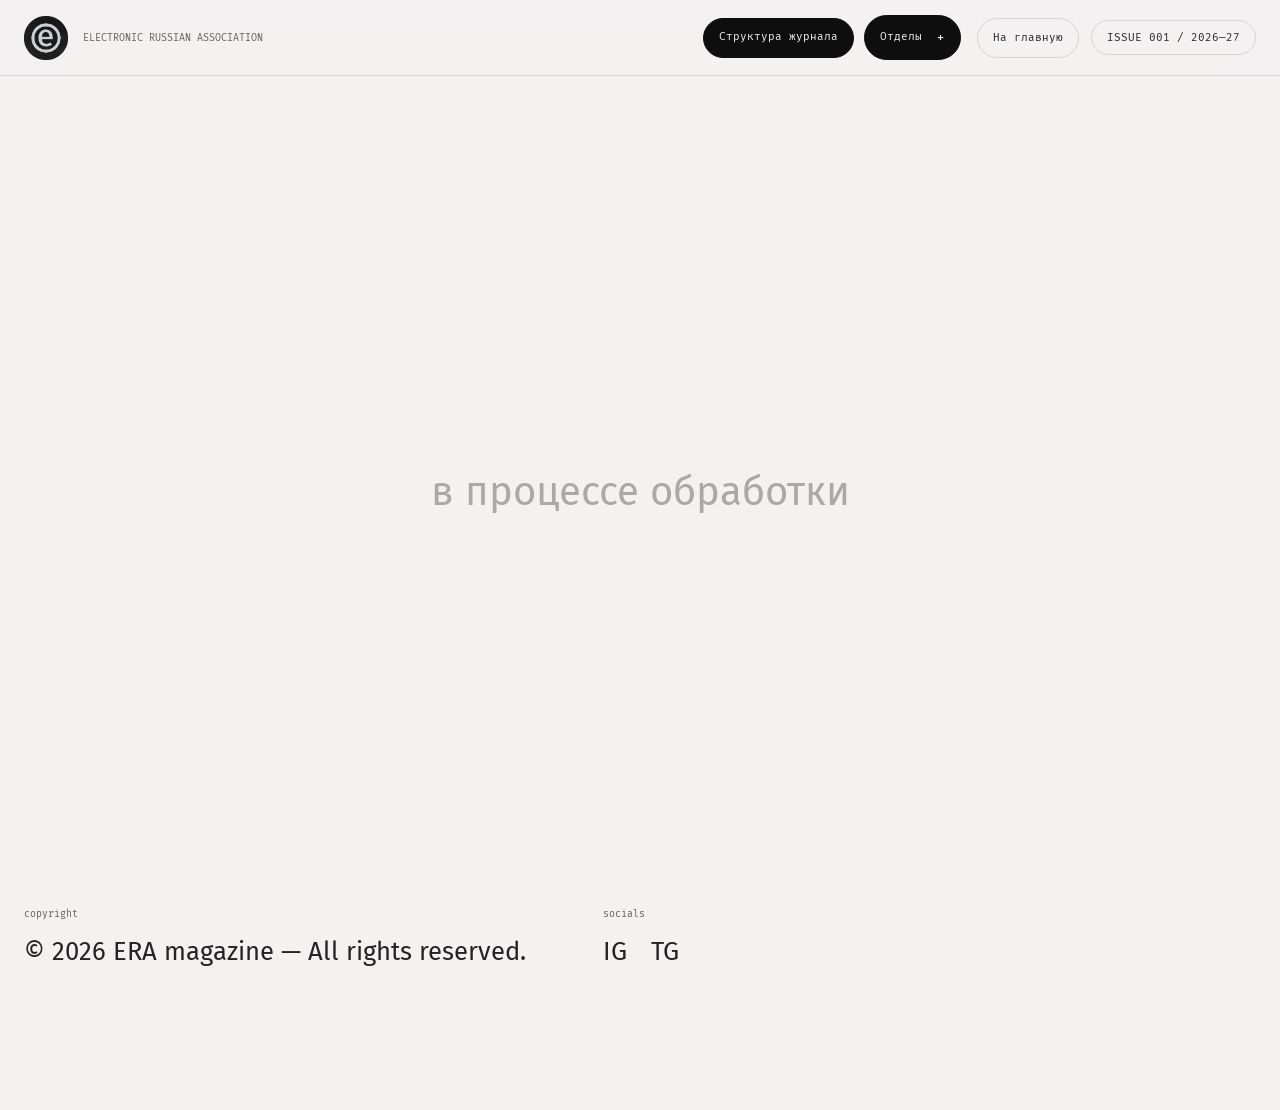
<file: smm.html>
<!DOCTYPE html>
<html lang="ru">
<head>
  <meta charset="utf-8">
  <meta name="viewport" content="width=device-width, initial-scale=1">
  <meta name="theme-color" content="#eeeae2">
  <title>SMM — ERA magazine</title>
  <link rel="stylesheet" href="assets/site.572b527e5def.css">
</head>
<body>
  <a class="skip" href="#main">К содержанию</a>
  <header class="topbar">
    <a class="top-logo" href="index.html" aria-label="ERA — на главную"><img src="images/Frame%2049.png" alt="ERA" width="44" height="44"><span>ELECTRONIC RUSSIAN ASSOCIATION</span></a>
      <nav class="header-nav" aria-label="Страницы сайта">
        <a class="nav-page-pill" href="structure.html?v=layout-2">Структура журнала</a>
        <details class="nav-departments"><summary class="nav-page-pill">Отделы <span aria-hidden="true">+</span></summary><div class="department-links">
          <a href="journalists.html">Журналисты</a>
          <a href="pr.html">PR</a>
          <a href="smm.html">SMM</a>
          <a href="design.html">Дизайнеры</a>
        </div></details>
      </nav>
    <div class="header-actions"><a class="edition home-link" href="index.html">На главную</a><span class="edition issue-badge">ISSUE 001 / 2026—27</span><button id="mobile-menu-toggle" class="header-menu-toggle" type="button" aria-controls="mobile-section-menu" aria-expanded="false">Меню</button></div>
  </header>
  <dialog id="mobile-section-menu" class="mobile-menu" aria-labelledby="mobile-menu-title">
    <div class="mobile-menu-heading"><span id="mobile-menu-title">Разделы / ERA</span><button class="mobile-menu-close" type="button" aria-label="Закрыть меню">×</button></div>
    <nav aria-label="Разделы страницы"></nav>
  </dialog>
  <div class="shell">
    <main class="content page-content" id="main">
      <div class="department-placeholder"><h1>в процессе обработки</h1></div>
      <footer class="footer">
        <div class="footer-copyright"><span class="footer-label">copyright</span><p class="footer-copy">© 2026 ERA magazine — All rights reserved.</p></div>
        <div class="footer-socials"><span class="footer-label">socials</span><div class="footer-social-links"><a href="https://www.instagram.com/era.magazinee?stkn=MWh4OGViNHFueG9nNg==" aria-label="ERA magazine в Instagram">IG</a><a href="https://t.me/eramagazinee" aria-label="ERA magazine в Telegram">TG</a></div></div>
      </footer>
    </main>
  </div>
  <script src="assets/navigation.js?v=da44e0f0b3c9"></script>
</body>
</html>
</file>
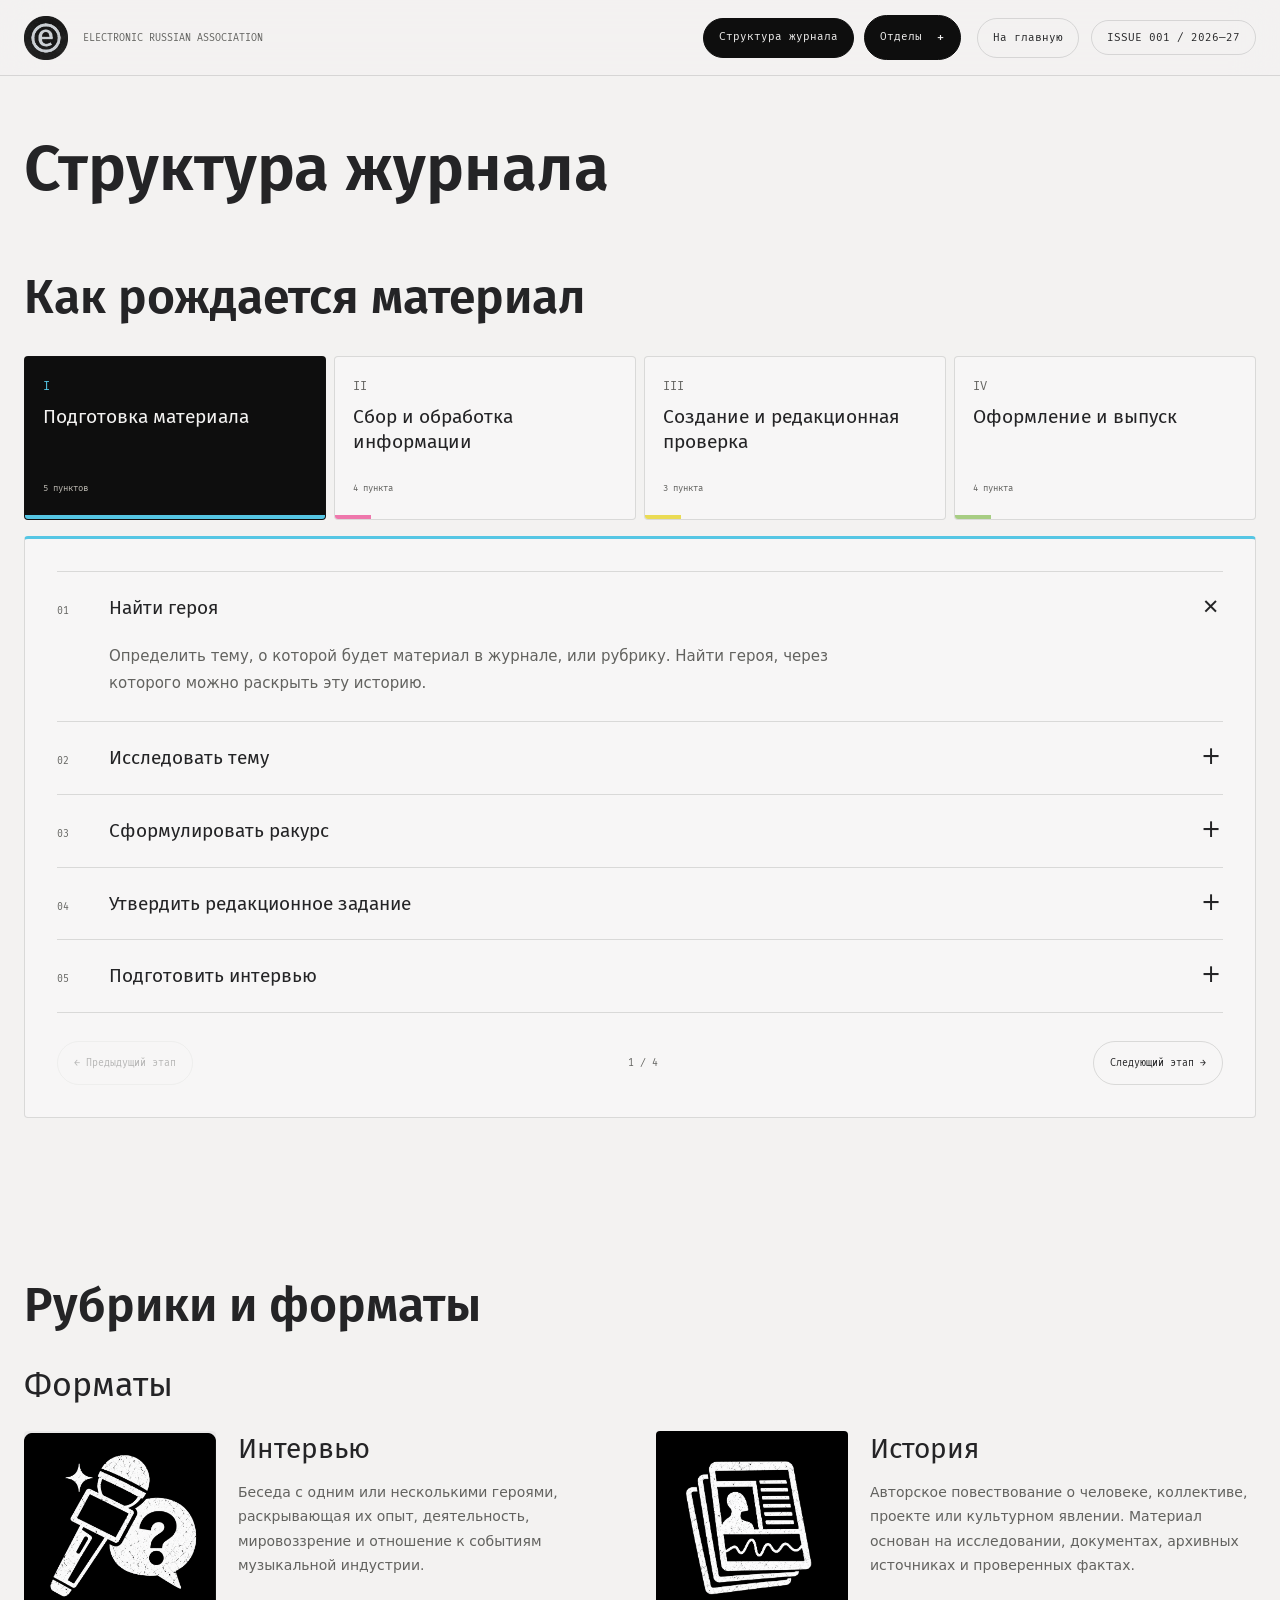
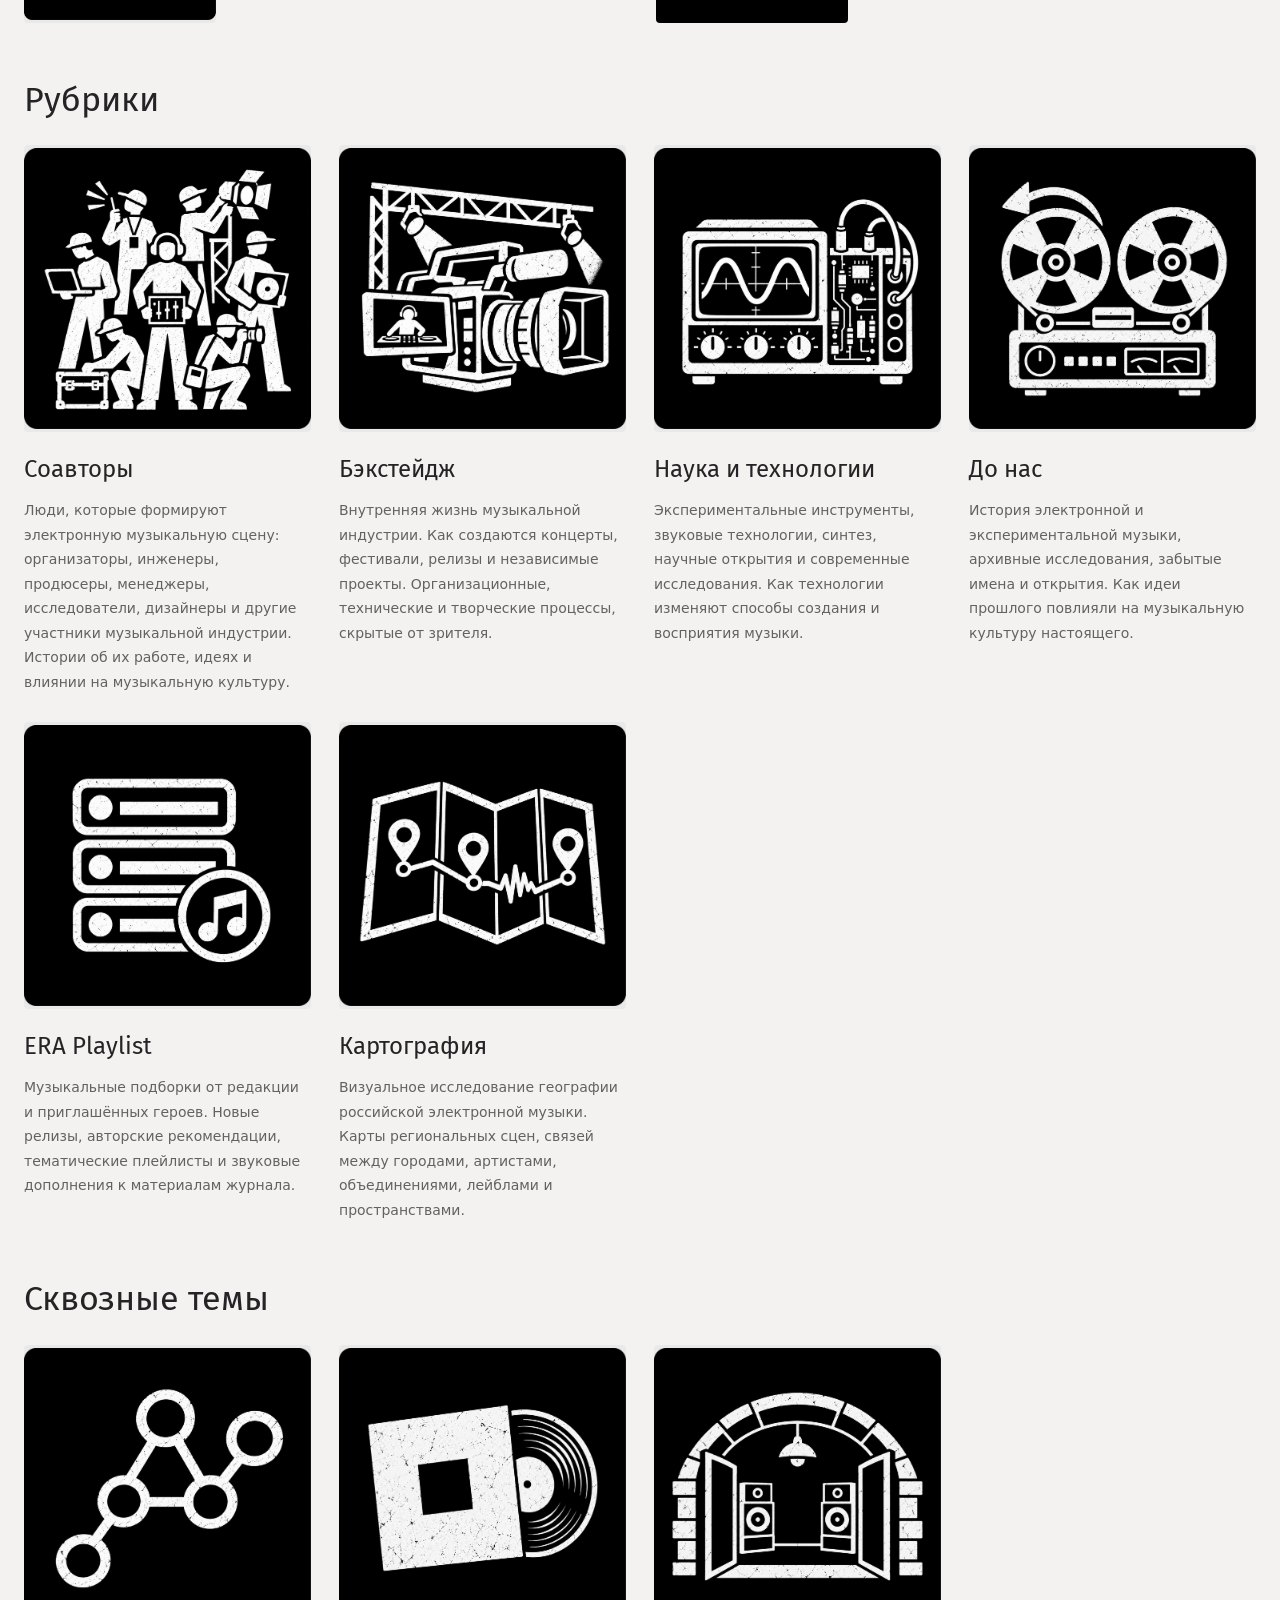
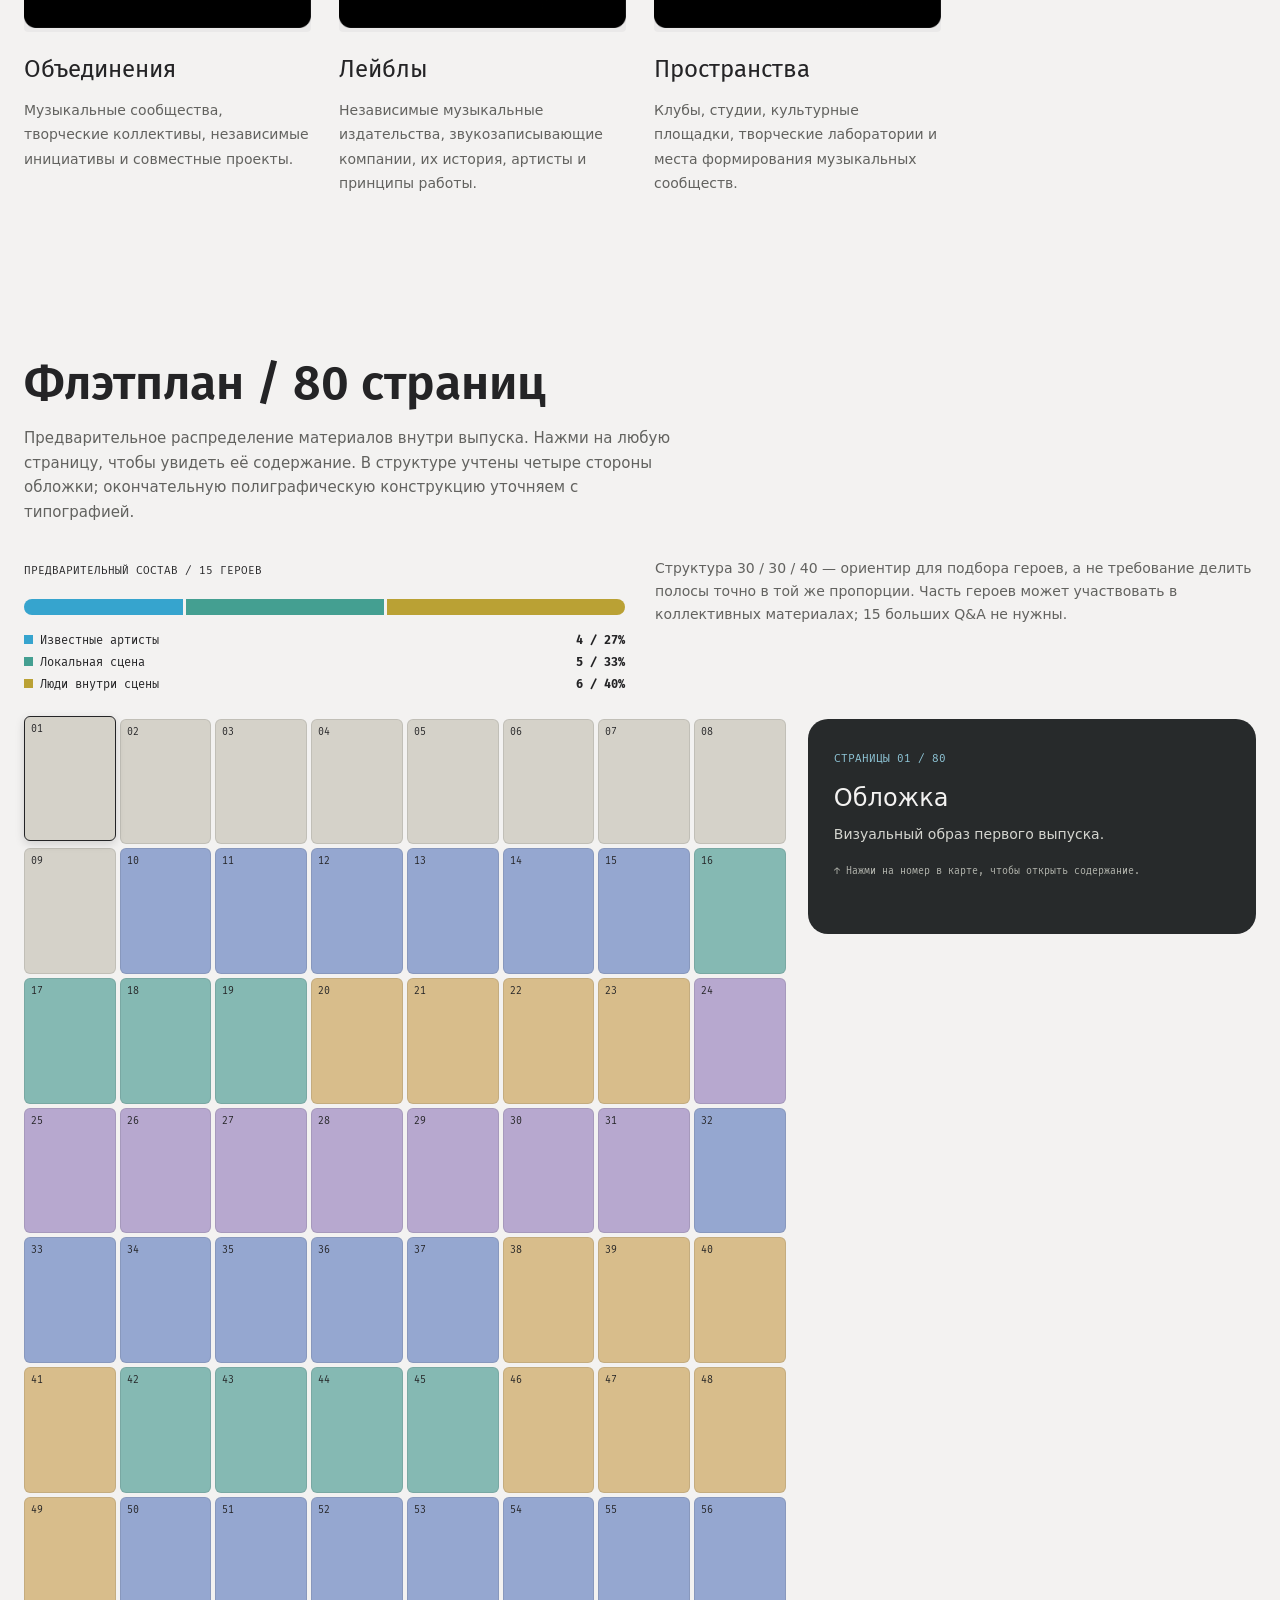
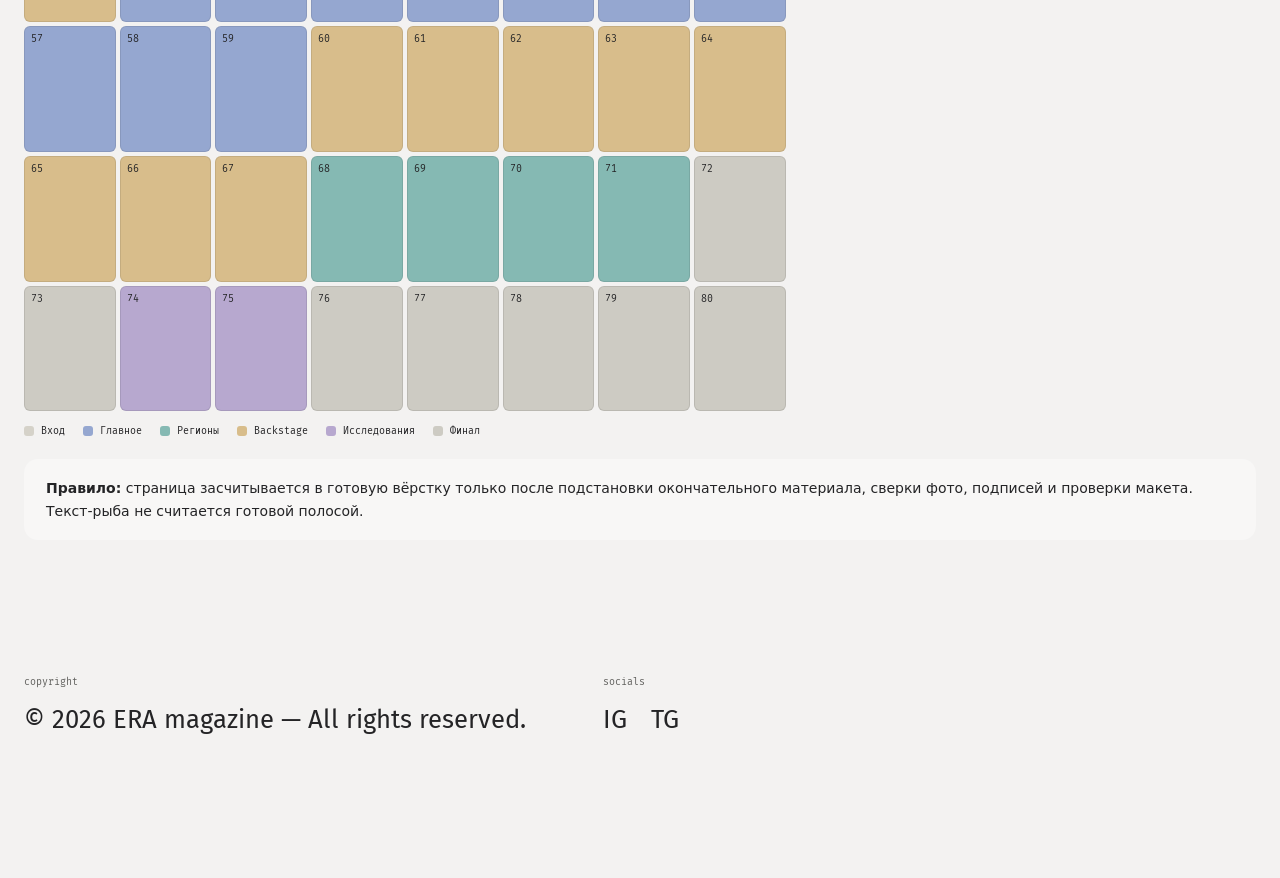
<file: structure.html>
<!DOCTYPE html>
<html lang="ru">
<head>
  <meta charset="utf-8">
  <meta name="viewport" content="width=device-width, initial-scale=1">
  <meta name="theme-color" content="#eeeae2">
  <title>Структура журнала — ERA magazine</title>
  <link rel="stylesheet" href="assets/site.572b527e5def.css">
</head>
<body>
  <a class="skip" href="#main">К содержанию</a>
  <header class="topbar">
    <a class="top-logo" href="index.html" aria-label="ERA — на главную"><img src="images/Frame%2049.png" alt="ERA" width="44" height="44"><span>ELECTRONIC RUSSIAN ASSOCIATION</span></a>
      <nav class="header-nav" aria-label="Страницы сайта">
        <a class="nav-page-pill" href="structure.html?v=layout-2">Структура журнала</a>
        <details class="nav-departments"><summary class="nav-page-pill">Отделы <span aria-hidden="true">+</span></summary><div class="department-links">
          <a href="journalists.html">Журналисты</a>
          <a href="pr.html">PR</a>
          <a href="smm.html">SMM</a>
          <a href="design.html">Дизайнеры</a>
        </div></details>
      </nav>
    <div class="header-actions"><a class="edition home-link" href="index.html">На главную</a><span class="edition issue-badge">ISSUE 001 / 2026—27</span><button id="mobile-menu-toggle" class="header-menu-toggle" type="button" aria-controls="mobile-section-menu" aria-expanded="false">Меню</button></div>
  </header>
  <dialog id="mobile-section-menu" class="mobile-menu" aria-labelledby="mobile-menu-title">
    <div class="mobile-menu-heading"><span id="mobile-menu-title">Разделы / ERA</span><button class="mobile-menu-close" type="button" aria-label="Закрыть меню">×</button></div>
    <nav aria-label="Разделы страницы"></nav>
  </dialog>
  <div class="shell">
    <main class="content page-content" id="main">
      <h1 class="page-title">Структура журнала</h1>
      <section class="section" id="workflow">
        <div class="section-head section-head-plain"><div><h2>Как рождается материал</h2></div></div>
        <div id="editorial-cycle"></div>
        <noscript><p>Для интерактивной схемы включите JavaScript.</p></noscript>
      </section>
      <section class="section" id="rubrics">
        <div class="section-head section-head-plain"><div><h2>Рубрики и форматы</h2></div></div>
        <div id="rubrics-list"></div>
      </section>
      <section class="section" id="flatplan">
        <div class="section-head section-head-plain"><div><h2>Флэтплан / 80 страниц</h2><p class="section-desc">Предварительное распределение материалов внутри выпуска. Нажми на любую страницу, чтобы увидеть её содержание. В структуре учтены четыре стороны обложки; окончательную полиграфическую конструкцию уточняем с типографией.</p></div></div>
        <div class="mix"><div><span class="mini-label">ПРЕДВАРИТЕЛЬНЫЙ СОСТАВ / 15 ГЕРОЕВ</span><div class="mix-bar"><span></span><span></span><span></span></div><div class="mix-list"><div class="mix-line"><span><i style="background:var(--blue)"></i>Известные артисты</span><b>4 / 27%</b></div><div class="mix-line"><span><i style="background:var(--cyan)"></i>Локальная сцена</span><b>5 / 33%</b></div><div class="mix-line"><span><i style="background:var(--gold)"></i>Люди внутри сцены</span><b>6 / 40%</b></div></div></div><div class="mix-summary">Структура 30 / 30 / 40 — ориентир для подбора героев, а не требование делить полосы точно в той же пропорции. Часть героев может участвовать в коллективных материалах; 15 больших Q&A не нужны.</div></div>
        <div class="flat-wrap"><div><div class="flat-grid" id="flat-grid" aria-label="Интерактивная постраничная схема журнала"></div><div class="flat-legend"><span class="legend-item"><i style="background:#d5d2c9"></i>Вход</span><span class="legend-item"><i style="background:#95a7d0"></i>Главное</span><span class="legend-item"><i style="background:#85b9b3"></i>Регионы</span><span class="legend-item"><i style="background:#d8bd8b"></i>Backstage</span><span class="legend-item"><i style="background:#b7a8cf"></i>Исследования</span><span class="legend-item"><i style="background:#cdcbc3"></i>Финал</span></div></div><aside class="page-info" id="page-info" aria-live="polite"><span class="meta-line">Выбранная страница / 01</span><h3>Обложка</h3><p>Визуальный образ первого выпуска.</p><div class="tip">↑ Нажми на номер в карте, чтобы открыть содержание.</div></aside></div>
        <p class="note"><strong>Правило:</strong> страница засчитывается в готовую вёрстку только после подстановки окончательного материала, сверки фото, подписей и проверки макета. Текст-рыба не считается готовой полосой.</p>
      </section>

      <footer class="footer">
        <div class="footer-copyright"><span class="footer-label">copyright</span><p class="footer-copy">© 2026 ERA magazine — All rights reserved.</p></div>
        <div class="footer-socials"><span class="footer-label">socials</span><div class="footer-social-links"><a href="https://www.instagram.com/era.magazinee?stkn=MWh4OGViNHFueG9nNg==" aria-label="ERA magazine в Instagram">IG</a><a href="https://t.me/eramagazinee" aria-label="ERA magazine в Telegram">TG</a></div></div>
      </footer>
    </main>
  </div>
  <script src="assets/workflow.js?v=310534a1ee5f"></script>
  <script src="assets/structure.js?v=77eb8d74bde9"></script>
  <script src="assets/navigation.js?v=da44e0f0b3c9"></script>
</body>
</html>
</file>
<file: assets/site.572b527e5def.css>
@font-face{font-family:"Fira Sans";font-style:normal;font-weight:400;font-display:swap;src:url("fonts/fira-sans/FiraSans-Regular.ttf") format("truetype")}
    @font-face{font-family:"Fira Sans";font-style:normal;font-weight:600;font-display:swap;src:url("fonts/fira-sans/FiraSans-SemiBold.ttf") format("truetype")}
    @font-face{font-family:"Fira Sans";font-style:normal;font-weight:700;font-display:swap;src:url("fonts/fira-sans/FiraSans-Bold.ttf") format("truetype")}
    @font-face{font-family:"Fira Mono";font-style:normal;font-weight:400;font-display:swap;src:url("fonts/fira-mono/FiraMono-Regular.ttf") format("truetype")}
    @font-face{font-family:"Fira Mono";font-style:normal;font-weight:500;font-display:swap;src:url("fonts/fira-mono/FiraMono-Medium.ttf") format("truetype")}
    @font-face{font-family:"Fira Mono";font-style:normal;font-weight:700;font-display:swap;src:url("fonts/fira-mono/FiraMono-Bold.ttf") format("truetype")}
    :root {
      color-scheme: light;
      --paper:#f3f2f1; --paper-2:#e8e7e6; --ink:#191a1a; --muted:#666762; --line:#bcb8ae;
      --orange:#f25332; --orange-dark:#bd3d26; --white:#f8f6f1; --dark:#252927; --blue:#4b63b6;
      --cyan:#367f79; --violet:#77619d; --gold:#a47731;
      --font: -apple-system, BlinkMacSystemFont, "SF Pro Text", "SF Pro Display", system-ui, "Segoe UI", Roboto, Helvetica, Arial, sans-serif;
      --mono: "Fira Mono", monospace;
      --fira-sans: "Fira Sans", var(--font);
      --page-gutter:24px;
    }
    *,*::before,*::after{box-sizing:border-box}
    html{scroll-behavior:smooth;scroll-padding-top:75px}
    body{margin:0;background:var(--paper);color:var(--ink);font-family:var(--font);font-size:15px;line-height:1.47;-webkit-font-smoothing:antialiased}
    button,input{font:inherit}
    button{cursor:pointer}
    button:focus-visible,a:focus-visible,input:focus-visible{outline:3px solid var(--orange);outline-offset:3px}
    ::selection{background:var(--orange);color:white}
    a{color:inherit}
    .sr-only{position:absolute!important;width:1px;height:1px;padding:0;margin:-1px;overflow:hidden;clip:rect(0,0,0,0);white-space:nowrap;border:0}
    .skip{position:absolute;left:-999px;top:10px;z-index:200;background:var(--orange);padding:12px;color:white}.skip:focus{left:10px}
    .topbar{height:65px;background:var(--paper);position:sticky;top:0;z-index:100;border-bottom:1px solid var(--ink);display:flex;align-items:center;justify-content:space-between;padding:0 var(--page-gutter);gap:16px}
    .top-logo{text-decoration:none;display:flex;align-items:center;gap:15px;white-space:nowrap}
    .top-logo img{display:block;width:44px;height:44px;object-fit:contain;flex-shrink:0}.top-logo span{font-family:var(--mono);font-size:10px;text-transform:uppercase;color:var(--muted)}
    .top-links{display:flex;align-items:center;gap:24px}.top-links a{text-decoration:none;font-size:12px;font-weight:700;}.top-links a:hover{color:var(--orange-dark)}
    .edition{padding:8px 12px;border:1px solid var(--ink);font-family:var(--mono);font-size:11px;white-space:nowrap}
    .shell{max-width:none;margin:0;padding:0 var(--page-gutter) 140px;display:block}
    .sidebar{align-self:start;position:sticky;top:102px;padding-top:36px}
    .sidebar-label,.eyebrow,.section-number,.mini-label,.meta-line{font-family:var(--mono);font-size:11px;text-transform:uppercase;}
    .sidebar-label{color:var(--muted);margin:0 0 22px}
    .side-nav{display:flex;flex-direction:column;border-top:1px solid var(--line)}
    .side-nav a{text-decoration:none;border-bottom:1px solid var(--line);padding:12px 0;display:flex;justify-content:space-between;gap:8px;font-size:12px;font-weight:600;transition:padding .2s,color .2s}
    .side-nav a span{font-family:var(--mono);color:var(--muted);font-size:10px}.side-nav a:hover,.side-nav a.active{color:var(--orange-dark);padding-left:5px}
    .side-bottom{margin-top:33px;font-size:12px;line-height:1.6;color:var(--muted)}
    .side-bottom strong{color:var(--ink)}
    .content{min-width:0;width:100%}.hero{padding:54px 0 47px;border-bottom:1px solid var(--ink)}
    .hero-top{display:flex;align-items:center;justify-content:space-between;gap:20px;margin-bottom:32px}
    .eyebrow{display:inline-flex;align-items:center;gap:9px;font-weight:700}.roundel{display:inline-block;width:9px;height:9px;border-radius:50%;background:var(--orange)}
    .hero-stamp{font-family:var(--mono);font-size:10px;text-align:right;line-height:1.6;color:var(--muted)}
    .hero-title{margin:0;font-weight:900;font-size:clamp(88px,17vw,207px);line-height:.76;text-indent:-.05em}
    .hero-row{margin:22px 0 0;display:grid;grid-template-columns:minmax(0,1fr) 235px;gap:30px;align-items:end}
    .hero-sub{font-size:clamp(22px,3.1vw,38px);font-weight:600;line-height:1.1;max-width:600px;margin:0}
    .hero-meta{border-left:1px solid var(--ink);padding-left:16px;font-family:var(--mono);font-size:11px;line-height:1.8;color:var(--muted)}
    .hero-meta b{display:block;color:var(--ink);text-transform:uppercase}
    .spectrum{margin-top:39px;min-height:186px;height:clamp(200px,29vw,320px);background:var(--dark);color:var(--paper);overflow:hidden;position:relative;border-radius:2px}
    .spectrum svg{position:absolute;width:100%;height:100%;inset:0}.spectrum-top{position:absolute;left:20px;top:17px;font:10px var(--mono);z-index:2}.spectrum-bottom{position:absolute;bottom:20px;left:20px;right:20px;display:flex;justify-content:space-between;gap:10px;font:10px var(--mono);text-transform:uppercase;z-index:2}
    .intro{display:grid;grid-template-columns:1fr 1fr;gap:30px;margin:23px 0 0;font-size:13px}.intro p{margin:0}.intro p:first-child{font-weight:600}
    .section{padding:85px 0 70px;border-bottom:1px solid var(--ink)}
    .section-head{display:grid;grid-template-columns:80px 1fr;gap:20px;align-items:start;margin-bottom:31px}
    .section-number{color:var(--orange-dark);padding-top:7px}
    h2{font-size:clamp(30px,4.3vw,53px);line-height:1.04;font-weight:800;margin:0;max-width:730px}
    .section-desc{color:var(--muted);max-width:660px;font-size:13px;margin:16px 0 0;line-height:1.65}
    .stats{display:grid;grid-template-columns:repeat(4,minmax(0,1fr));border-top:1px solid var(--ink);border-bottom:1px solid var(--ink);margin-bottom:29px}
    .stat{padding:20px 14px 20px 0;border-right:1px solid var(--line)}.stat:not(:first-child){padding-left:15px}.stat:last-child{border-right:0}
    .stat .big{display:block;font-size:clamp(25px,3vw,43px);font-weight:800;line-height:1;}.stat .small{display:block;font-size:11px;color:var(--muted);margin-top:10px;line-height:1.4}
    .milestones{display:grid;grid-template-columns:repeat(4,minmax(0,1fr));gap:8px}
    .milestone{border:1px solid var(--line);background:rgba(255,255,255,.22);padding:15px 13px;min-height:164px;position:relative}
    .milestone:before{content:"";position:absolute;left:-1px;right:-1px;top:-1px;height:4px;background:var(--ink)}.milestone.final:before{background:var(--orange)}
    .milestone time{font-family:var(--mono);font-size:11px;font-weight:600}.milestone strong{display:block;font-size:25px;font-weight:800;line-height:1.05;margin-top:16px}.milestone p{margin:8px 0 0;color:var(--muted);font-size:11px}
    .note{border-left:3px solid var(--orange);padding:12px 16px;background:rgba(255,255,255,.22);font-size:12px;line-height:1.6;margin:22px 0 0}.note strong{font-weight:750}
    .tools{display:flex;flex-wrap:wrap;justify-content:space-between;align-items:center;gap:10px;margin-bottom:14px}.filter{display:flex;flex-wrap:wrap;gap:5px}
    .chip{border:1px solid var(--line);background:transparent;font-family:var(--mono);font-size:11px;padding:9px 11px;color:var(--muted)}.chip:hover{border-color:var(--ink);color:var(--ink)}.chip.active{border-color:var(--ink);background:var(--ink);color:white}
    .download{border:1px solid var(--ink);background:transparent;padding:9px 12px;font-size:11px;font-weight:700;display:inline-flex;gap:8px;align-items:center}.download:hover{background:var(--ink);color:white}
    .schedule{border-top:1px solid var(--ink)}
    .schedule-head,.schedule-item{display:grid;grid-template-columns:115px minmax(0,1.7fr) minmax(125px,.7fr) minmax(0,1fr);gap:13px}
    .schedule-head{padding:12px 0;color:var(--muted);font:10px var(--mono);text-transform:uppercase}
    .schedule-item{padding:17px 0;border-top:1px solid var(--line);font-size:12px;align-items:start}.schedule-item:first-of-type{border-top:0}
    .schedule-item:hover{background:rgba(255,255,255,.28)}.schedule-item .date{font:700 11px var(--mono);line-height:1.5}.schedule-item .task-title{font-size:13px;font-weight:750;margin:0 0 6px}.schedule-item .task-sub,.schedule-item .output{line-height:1.55;color:var(--muted)}.schedule-item .owner{font-size:11px;line-height:1.5}
    .schedule-item .output strong{color:var(--ink)}
    .team-grid{display:grid;grid-template-columns:repeat(3,minmax(0,1fr));gap:9px}
    .team-card{border:1px solid var(--line);padding:18px;min-height:180px;background:rgba(255,255,255,.16);display:flex;flex-direction:column}.team-card .idx{font:11px var(--mono);color:var(--orange-dark)}.team-card h3{font-size:21px;margin:16px 0 4px}.team-card .role{font-family:var(--mono);font-size:10px;line-height:1.4;text-transform:uppercase;color:var(--muted)}.team-card p{font-size:11.5px;line-height:1.6;margin:12px 0 0}
    .pipeline{display:grid;grid-template-columns:repeat(3,minmax(0,1fr));gap:8px;counter-reset:phase}
    .pipeline-step{border:1px solid var(--line);min-height:136px;padding:15px;background:rgba(255,255,255,.16);position:relative}
    .pipeline-step .num{font:12px var(--mono);color:var(--orange-dark)}.pipeline-step h3{font-size:15px;margin:15px 0 6px}.pipeline-step p{margin:0;font-size:11px;color:var(--muted);line-height:1.5}
    .pipeline-step[data-important="true"]{border-color:var(--ink);background:var(--dark);color:var(--paper)}.pipeline-step[data-important="true"] .num{color:var(--orange)}.pipeline-step[data-important="true"] p{color:#c3c6c0}
    .voice-banner{background:var(--dark);color:var(--paper);padding:30px;position:relative;overflow:hidden}.voice-banner:after{content:"*";position:absolute;right:18px;bottom:-75px;font-size:230px;line-height:1;color:var(--orange);opacity:.8;font-weight:800;pointer-events:none}.voice-banner p{font-size:clamp(26px,3.3vw,44px);font-weight:750;line-height:1.1;max-width:670px;margin:20px 0 35px;position:relative;z-index:1}.voice-banner .mini-label{color:#d1cec5}
    .voice-principles{display:grid;grid-template-columns:repeat(3,minmax(0,1fr));gap:14px;margin:25px 0}.voice-principle{padding:0 0 16px;border-bottom:1px solid var(--line)}.voice-principle strong{display:block;font-size:14px;margin-bottom:5px}.voice-principle p{font-size:11px;color:var(--muted);margin:0;line-height:1.55}
    .compare{display:grid;grid-template-columns:1fr 1fr;border:1px solid var(--line);margin-top:15px}.compare div{padding:18px}.compare div:first-child{border-right:1px solid var(--line);color:var(--muted)}.compare .mini-label{display:block;margin-bottom:14px}.compare p{font-size:14px;line-height:1.5;margin:0}
    .rubrics{display:grid;grid-template-columns:repeat(2,minmax(0,1fr));gap:9px}.rubric{padding:21px;border:1px solid var(--line);min-height:165px;display:flex;flex-direction:column;justify-content:space-between;gap:13px;background:rgba(255,255,255,.15)}.rubric-head{display:flex;align-items:center;justify-content:space-between;gap:15px}.rubric .tag{font:10px var(--mono);color:var(--orange-dark)}.rubric h3{font-size:23px;line-height:1;margin:0}.rubric p{font-size:12px;line-height:1.55;color:var(--muted);margin:0}
    .mix{display:grid;grid-template-columns:1fr 1fr;gap:30px;align-items:start;margin:20px 0 28px}.mix-bar{display:flex;height:16px;gap:3px;margin:18px 0}.mix-bar span:nth-child(1){background:var(--blue);flex:4}.mix-bar span:nth-child(2){background:var(--cyan);flex:5}.mix-bar span:nth-child(3){background:var(--gold);flex:6}.mix-list{display:flex;flex-direction:column;gap:8px;font:12px var(--mono)}.mix-line{display:flex;justify-content:space-between;gap:12px}.mix-line i{display:inline-block;width:9px;height:9px;margin-right:7px}.mix-summary{font-size:12px;color:var(--muted);line-height:1.65}
    .flat-wrap{display:grid;grid-template-columns:minmax(0,1.7fr) minmax(220px,1fr);gap:22px;align-items:start}
    .flat-grid{display:grid;grid-template-columns:repeat(8,minmax(0,1fr));gap:4px}.page{padding:0;aspect-ratio: .73;min-height:44px;background:var(--white);color:var(--ink);border:1px solid rgba(25,26,26,.1);display:flex;align-items:flex-start;justify-content:flex-start;position:relative;font:10px var(--mono);text-align:left;transition:transform .12s,box-shadow .12s}.page span{padding:6px}.page:hover,.page.selected{z-index:1;transform:translateY(-3px);box-shadow:0 4px 0 var(--ink);border-color:var(--ink)}
    .page[data-type="intro"]{background:#d5d2c9}.page[data-type="feature"]{background:#95a7d0}.page[data-type="region"]{background:#85b9b3}.page[data-type="backstage"]{background:#d8bd8b}.page[data-type="research"]{background:#b7a8cf}.page[data-type="outro"]{background:#cdcbc3}
    .page-info{background:var(--dark);color:var(--paper);padding:21px;min-height:215px;position:sticky;top:80px}.page-info .meta-line{color:var(--orange)}.page-info h3{font-size:24px;line-height:1.12;margin:16px 0 11px}.page-info p{font-size:12px;color:#d4d5cf;line-height:1.6;margin:0}.page-info .tip{color:#b3b5ae;margin-top:20px;font:10px var(--mono)}
    .flat-legend{display:flex;flex-wrap:wrap;gap:8px 18px;margin-top:14px}.legend-item{font:10px var(--mono);display:flex;align-items:center;gap:7px}.legend-item i{display:inline-block;width:10px;height:10px}
    .digital{display:grid;grid-template-columns:repeat(3,minmax(0,1fr));gap:9px}.digital-card{background:var(--dark);color:var(--paper);padding:20px;min-height:216px;display:flex;flex-direction:column}.digital-card .meta-line{color:var(--orange)}.digital-card h3{font-size:25px;margin:24px 0 9px}.digital-card p{font-size:12px;line-height:1.55;color:#d6d7d2;margin:0}
    .interactive-concept{border:1px solid var(--ink);margin-top:10px;padding:22px;background:rgba(255,255,255,.16)}.concept-layout{display:grid;grid-template-columns:minmax(0,1fr) minmax(200px,.85fr);gap:20px;align-items:center}.network{width:100%;height:auto}.network line{stroke:var(--ink);stroke-width:1;stroke-dasharray:4 5;opacity:.55}.network circle{fill:var(--paper);stroke:var(--ink);stroke-width:2}.network circle.active{fill:var(--orange);stroke:var(--ink)}.network text{font:11px var(--mono);fill:var(--ink)}
    .concept-controls{display:flex;flex-wrap:wrap;gap:6px;margin-top:14px}.concept-controls button{padding:9px 10px;border:1px solid var(--line);background:transparent;font:11px var(--mono)}.concept-controls button.active{background:var(--ink);border-color:var(--ink);color:white}.concept-copy h4{margin:0 0 8px;font-size:23px;}.concept-copy p{margin:0;font-size:12px;color:var(--muted)}
    .check-progress{display:flex;justify-content:space-between;align-items:center;gap:10px;font-family:var(--mono);font-size:12px;margin-bottom:13px}.track{background:#d2cec4;height:8px;overflow:hidden}.track>span{display:block;width:0;height:100%;background:var(--orange);transition:width .2s}
    .checklist{border-top:1px solid var(--ink)}.checkrow{display:flex;gap:13px;align-items:flex-start;padding:13px 2px;border-bottom:1px solid var(--line);cursor:pointer}.checkrow input{appearance:none;width:18px;height:18px;border:1.6px solid var(--ink);flex-shrink:0;margin:1px 0 0;display:grid;place-items:center;cursor:pointer;background:transparent}.checkrow input:checked{background:var(--ink)}.checkrow input:checked:after{content:"✓";color:var(--white);font-size:13px}.checkrow .check-main{display:block;font-size:13px;font-weight:600}.checkrow .check-owner{display:block;font:10px var(--mono);color:var(--muted);margin-top:4px}.checkrow:has(input:checked) .check-main{text-decoration:line-through;color:var(--muted)}
    .progress-outer{background:var(--dark);color:var(--paper);padding:26px;margin-top:25px}
    .score-header{display:flex;align-items:end;justify-content:space-between;gap:18px}.score-header .meta-line{color:#c3c4be}.score-header .score{display:block;font-size:clamp(58px,9vw,110px);line-height:1;font-weight:850;margin-top:12px}.score-label{font-family:var(--mono);font-size:11px;color:#d0d2cd;max-width:160px;text-align:right}.scoretrack{height:8px;background:#525956;overflow:hidden;margin:18px 0 26px}.scoretrack span{height:100%;display:block;background:var(--orange);width:0;transition:width .15s}
    .range-row{display:grid;grid-template-columns:1fr 140px 45px;gap:20px;align-items:center;margin:14px 0}.range-row label{font-size:12px}.range-row label small{display:block;font:10px var(--mono);color:#afb2ab;margin-top:3px}.range-row input[type=range]{width:100%;accent-color:var(--orange);cursor:pointer}.range-value{text-align:right;font:12px var(--mono)}
    .footer{padding:45px 0 0;display:flex;align-items:end;justify-content:space-between;gap:20px}.footer-mark{font-size:clamp(70px,12vw,137px);font-weight:900;line-height:.8}.footer small{display:block;text-align:right;line-height:1.65;color:var(--muted);font:10px var(--mono)}
    .muted{color:var(--muted)}.detail-label{font:10px var(--mono);color:var(--muted);text-transform:uppercase}
    .no-data{padding:25px 0;font-size:13px;color:var(--muted)}
    @media(max-width:1120px){.shell{display:block}.top-links{gap:12px}.milestones{grid-template-columns:repeat(2,1fr)}.schedule-head,.schedule-item{grid-template-columns:105px minmax(0,1.3fr) minmax(90px,.7fr) minmax(0,1fr);gap:9px}.team-grid{grid-template-columns:repeat(2,1fr)}}
    @media(max-width:850px){.topbar{height:60px;padding:0 20px}.top-links{display:none}.shell{display:block;padding:0 20px 100px}.sidebar{display:none}.hero{padding-top:41px}.hero-row{grid-template-columns:1fr 170px}.hero-sub{font-size:30px}.section{padding:64px 0}.schedule-head{display:none}.schedule-item{grid-template-columns:116px 1fr;gap:9px 16px}.schedule-item .owner,.schedule-item .output{grid-column:2}.schedule-item .owner:before{content:"Команда: ";font-weight:700}.schedule-item .output:before{content:"Результат: ";font-weight:700;color:var(--ink)}}
    @media(max-width:600px){.top-logo span{display:none}.edition{font-size:9px;padding:7px}.hero-top{margin-bottom:28px}.hero-title{font-size:clamp(92px,25vw,143px)}.hero-row{grid-template-columns:1fr;gap:15px}.hero-meta{border-left:0;border-top:1px solid var(--line);padding:10px 0 0;display:flex;justify-content:space-between;gap:15px}.hero-sub{font-size:26px}.spectrum{height:215px;margin-top:26px}.spectrum-bottom{font-size:9px}.intro{grid-template-columns:1fr;gap:10px}.section-head{grid-template-columns:42px 1fr;gap:8px}.section{padding:50px 0}.section-number{font-size:10px}.section-desc{font-size:12px}.stats{grid-template-columns:repeat(2,1fr)}.stat:nth-child(2){border-right:0}.stat:nth-child(-n+2){border-bottom:1px solid var(--line)}.milestones{gap:6px}.milestone{min-height:154px;padding:14px 10px}.milestone strong{font-size:23px}.schedule-item{grid-template-columns:1fr;gap:7px;padding:15px 0}.schedule-item .owner,.schedule-item .output{grid-column:1}.team-grid,.pipeline,.rubrics,.mix,.flat-wrap,.digital,.concept-layout{grid-template-columns:1fr}.team-card{min-height:unset}.pipeline{grid-template-columns:repeat(2,1fr)}.pipeline-step{min-height:145px}.voice-principles{grid-template-columns:repeat(2,1fr)}.voice-banner{padding:22px}.voice-banner p{font-size:27px}.flat-grid{gap:3px}.page{min-height:36px}.page span{padding:4px;font-size:9px}.page-info{position:static;min-height:180px}.range-row{grid-template-columns:1fr 90px 35px;gap:9px}.range-row label{font-size:11px}.score-header .score{font-size:69px}.footer-mark{font-size:82px}.footer small{font-size:9px}}
    /* Calm system interface, with CMYK print-study accents. */
    :root{--ink:#242426;--muted:#62625f;--line:rgba(36,36,38,.14);--orange:#007caa;--orange-dark:#006c96;--dark:#232426;--blue:#36a4ce;--cyan:#449f91;--violet:#ac6c9c;--gold:#baa134;--white:#f8f6f1}
    body{line-height:1.6}
    .topbar{height:76px;background:rgba(243,242,241,.86);backdrop-filter:blur(22px);-webkit-backdrop-filter:blur(22px);border-color:var(--line)}
    .top-links a{font-weight:500}.edition{border-color:var(--line);border-radius:100px;padding:8px 15px}
    .sidebar{top:100px}.side-nav{border:0;gap:4px}.side-nav a{border:0;padding:11px 12px;border-radius:10px;font-weight:500;font-size:13px}.side-nav a.active{background:rgba(255,255,255,.55);color:var(--ink);padding-left:12px}.side-nav a:hover{padding-left:12px;background:rgba(255,255,255,.35)}
    .sidebar-label{padding-left:12px}.side-bottom{padding-left:12px;font-size:12px}
    .hero{padding:70px 0 60px;border-color:var(--line)}.hero-top{gap:24px}.eyebrow{font-size:10px;font-weight:400}.roundel{background:#ba417e;width:7px;height:7px}
    .hero-title{font-size:clamp(96px,15vw,184px);font-weight:600;line-height:1.04}.hero-sub{font-size:clamp(26px,3vw,40px);font-weight:500;line-height:1.18}.hero-row{margin-top:20px;align-items:center}.hero-meta{border-color:var(--line);line-height:1.9}.hero-meta b{font-weight:500}
    .spectrum{height:320px;background:#e8e7e6;border-radius:24px;isolation:isolate;box-shadow:inset 0 0 0 1px rgba(36,36,38,.08)}
    .spectrum:before{content:"";position:absolute;inset:54px 26px;background:repeating-linear-gradient(90deg,transparent 0 18px,rgba(243,242,241,.36) 18px 20px),linear-gradient(180deg,#e0c92e 0 23%,transparent 23% 27%,#c84d8c 27% 49%,transparent 49% 53%,#309fc9 53% 76%,transparent 76% 80%,#343b3e 80%);transform:skewY(-3deg);z-index:-2}
    .spectrum:after{content:"";position:absolute;inset:0;background-image:radial-gradient(#252525 .55px,transparent .8px);background-size:3px 3px;opacity:.18;pointer-events:none;z-index:1}
    .spectrum svg{mix-blend-mode:multiply;opacity:.6}.spectrum-top,.spectrum-bottom{color:#343638;font-size:9px}.spectrum-top{top:20px;left:25px}.spectrum-bottom{bottom:20px;left:25px;right:25px}
    .intro{gap:32px;font-size:15px;line-height:1.7;margin-top:26px}.intro p:first-child{font-weight:500}
    .section{padding:80px 0;border-color:var(--line)}.section-head{margin-bottom:32px;grid-template-columns:80px minmax(0,1fr)}
    h2{font-size:clamp(30px,4vw,48px);font-weight:600;line-height:1.13}.section-number{font-size:10px;color:var(--muted)}.section-desc{font-size:15px;line-height:1.65;max-width:650px}
    .stats{border:0;background:rgba(255,255,255,.45);border-radius:22px;padding:8px 20px}.stat{border-color:var(--line);padding:22px 15px}.stat .big{font-weight:500}.stat .small{font-size:12px;line-height:1.5}
    .milestones,.team-grid,.pipeline,.rubrics,.digital{gap:14px}
    .milestone,.team-card,.pipeline-step,.rubric,.digital-card{border:1px solid rgba(255,255,255,.5);background:rgba(255,255,255,.48);border-radius:20px;padding:24px;box-shadow:0 3px 16px rgba(30,25,20,.025);overflow:hidden}
    .milestone:before{height:3px;left:24px;right:24px;top:0;background:linear-gradient(90deg,#309fc9,#c84d8c,#e0c92e)}.milestone.final:before{background:linear-gradient(90deg,#309fc9,#c84d8c,#e0c92e)}
    .milestone strong{font-size:23px;font-weight:500;line-height:1.25;overflow-wrap:anywhere}.milestone p,.team-card p,.pipeline-step p,.rubric p,.digital-card p{font-size:13px;line-height:1.65}.milestone time{font-size:10px;font-weight:400}
    .note{background:rgba(255,255,255,.35);border:0;border-radius:14px;padding:18px 22px;font-size:14px}.note strong{font-weight:600}
    .chip,.download,.concept-controls button{border-radius:100px;font-weight:400;min-height:38px}.chip{padding:9px 13px}.chip.active,.concept-controls button.active{background:var(--ink);border-color:var(--ink)}.download{padding:10px 17px;border-color:rgba(36,36,38,.3);font-size:12px}.tools{gap:16px;margin-bottom:22px}
    .schedule,.checklist{border-color:var(--line)}.schedule-item{padding:22px 0;font-size:14px}.schedule-item .task-title{font-size:15px;font-weight:600}.schedule-item .owner{font-size:13px}.schedule-item .date{font-weight:400}.schedule-head{font-size:10px}
    .team-card h3{font-size:24px;font-weight:500}.team-card .role{font-size:10px}.pipeline-step h3{font-size:17px;font-weight:500}.pipeline-step[data-important="true"]{background:#e1e6e3;border-color:transparent;color:var(--ink)}.pipeline-step[data-important="true"] p{color:var(--muted)}.pipeline-step[data-important="true"] .num{color:var(--orange-dark)}
    .voice-banner{border-radius:24px;padding:36px;background:#252729}.voice-banner p{font-weight:500;line-height:1.2}.voice-banner:after{content:"";width:180px;height:180px;right:-45px;bottom:-65px;border-radius:50%;background:repeating-radial-gradient(circle,#7cb6c9 0 1px,transparent 1px 4px);opacity:.5}
    .voice-principle strong{font-weight:500;font-size:16px}.voice-principle p{font-size:13px}.compare{border-radius:18px;overflow:hidden}.compare p{font-size:15px}.compare div{padding:24px}.rubric h3{font-weight:500;line-height:1.2}.rubric .tag{display:inline-block;margin-bottom:14px}
    .mix-bar{border-radius:100px;overflow:hidden}.mix-summary{font-size:14px}.page{border-radius:6px;background-image:radial-gradient(rgba(36,36,38,.12) .5px,transparent .7px);background-size:3px 3px}.page.selected,.page:hover{box-shadow:0 3px 10px rgba(0,0,0,.15)}
    .page-info{border-radius:20px;padding:26px;background:#272a2b}.page-info h3{font-weight:500}.page-info .meta-line,.digital-card .meta-line{color:#91c9db}.page-info p{font-size:14px}.legend-item i{border-radius:3px}
    .digital-card{background:#272a2b;color:var(--paper);border:0}.digital-card h3{font-weight:500;line-height:1.2}.digital-card p{color:#d6d7d2}
    .interactive-concept{border:0;border-radius:24px;padding:28px;background:rgba(255,255,255,.45)}.concept-copy h4{font-weight:500}.concept-copy p{font-size:14px}.network circle{stroke-width:1}.network circle.active{fill:#8dc8d9}
    .check-progress{font-size:11px}.check-progress strong{font-weight:400}.checkrow{padding:18px 2px}.checkrow .check-main{font-size:15px;font-weight:400}.checkrow .check-owner{margin-top:6px;font-size:11px}.checkrow input{border-radius:5px;border-width:1px;width:20px;height:20px}.track,.scoretrack{border-radius:100px;height:6px}
    .progress-outer{border-radius:24px;padding:32px;background:#272a2b}.score-header .score{font-weight:500}.range-row{margin:22px 0}.range-row label{font-size:14px}.range-row input[type=range]{accent-color:#8dc8d9}.scoretrack span,.track>span{background:linear-gradient(90deg,#309fc9,#c84d8c,#dccb43)}
    .footer-mark{font-weight:500;line-height:1}.footer{padding-top:55px}
    @media(max-width:1120px){.milestone{padding:22px}.milestone strong{font-size:24px}}
    @media(max-width:850px){.topbar{height:68px}.hero{padding-top:40px}.section{padding:60px 0}.hero-row{grid-template-columns:minmax(0,1fr) 180px}.hero-sub{font-size:30px}.schedule-item .owner,.schedule-item .output{font-size:13px}}
    @media(max-width:600px){.hero-top{align-items:flex-start;gap:12px}.eyebrow{max-width:190px;font-size:9px}.hero-stamp{font-size:8px;flex-shrink:0}.hero-title{font-size:clamp(90px,25vw,143px);line-height:1.05}.hero-row{grid-template-columns:1fr}.hero-sub{font-size:28px}.hero-meta{padding-top:14px;font-size:10px}.spectrum{height:230px;border-radius:18px}.spectrum-top,.spectrum-bottom{font-size:7px}.spectrum:before{inset:48px 18px}.intro{grid-template-columns:1fr;font-size:14px;gap:16px}.section-head{grid-template-columns:minmax(0,1fr);gap:10px}.section-head h2{overflow-wrap:anywhere}.section-desc{font-size:14px}.stats{padding:6px 16px}.stat{padding:18px 0}.stat .small{font-size:11px}.milestone{padding:18px 14px}.milestone strong{font-size:20px}.team-card,.pipeline-step,.rubric,.digital-card{padding:20px}.pipeline-step{padding:16px}.pipeline-step h3{font-size:15px}.pipeline-step p{font-size:12px}.voice-banner{padding:24px}.voice-banner p{font-size:28px}.voice-principles{gap:16px}.voice-principle strong{font-size:14px}.voice-principle p{font-size:12px}.compare div{padding:16px}.compare p{font-size:13px}.mix-list{font-size:10px}.check-progress{font-size:9px}.progress-outer{padding:22px}.range-row label{font-size:12px}.range-row label small{font-size:9px}.score-header{gap:12px}.score-label{font-size:10px;max-width:125px}.footer{align-items:center}.footer small{font-size:8px}.footer-mark{font-size:70px}}

    .header-actions{display:flex;align-items:center;gap:12px}
    .sidebar-toggle{display:inline-flex;align-items:center;justify-content:center;gap:8px;border:1px solid var(--line);border-radius:100px;background:rgba(255,255,255,.4);color:var(--ink);padding:9px 14px;min-height:38px;font-size:12px;white-space:nowrap}
    .sidebar-toggle:hover{background:rgba(255,255,255,.75)}
    .shell.sidebar-collapsed{grid-template-columns:minmax(0,1fr);max-width:none}
    .sidebar[hidden]{display:none!important}
    @media(max-width:1120px){.top-links{display:none}}
    @media(max-width:850px){.shell .sidebar:not([hidden]){display:block;position:static;padding:24px 0 0}.shell .sidebar .side-nav{display:grid;grid-template-columns:repeat(3,minmax(0,1fr));gap:4px}.shell .sidebar .side-bottom{display:none}.header-actions{gap:8px}.sidebar-toggle{padding:8px 12px}}
    @media(max-width:600px){.header-actions .edition{display:none}.shell .sidebar .side-nav{grid-template-columns:repeat(2,minmax(0,1fr))}}
    .sidebar-toggle{margin:28px 0 0 12px;background:var(--paper);box-shadow:0 2px 10px rgba(0,0,0,.04)}
    #section-sidebar[hidden]{display:none!important}
    .shell.sidebar-collapsed .sidebar{display:block;position:fixed;left:16px;bottom:20px;top:auto;z-index:110;padding:0}
    .shell.sidebar-collapsed .sidebar-toggle{margin:0}
    @media(max-width:850px){.shell .sidebar{display:block;position:static;padding:24px 0 0}.sidebar-toggle{margin:18px 0 0}.shell.sidebar-collapsed .sidebar{padding:0}.shell .sidebar .side-nav{display:grid;grid-template-columns:repeat(3,minmax(0,1fr));gap:4px}}
    @media(max-width:600px){.shell .sidebar .side-nav{grid-template-columns:repeat(2,minmax(0,1fr))}}
    @media print{.shell.sidebar-collapsed .sidebar{display:none!important}}
    .sidebar-label{padding-left:0}
    .side-nav a,.side-nav a:hover,.side-nav a.active{padding-left:0;padding-right:0}
    .sidebar-toggle{margin-left:0}
    .shell.sidebar-collapsed .sidebar{left:var(--page-gutter)}
    @media(max-width:850px){:root{--page-gutter:20px}.shell{padding-left:var(--page-gutter);padding-right:var(--page-gutter)}}
    .print-carriage{position:absolute;left:0;right:0;top:10%;height:1px;pointer-events:none;z-index:3;opacity:0;background:linear-gradient(90deg,transparent,rgba(36,36,38,.2),transparent)}
    .print-carriage:after{content:"";position:absolute;left:0;top:-7px;width:38px;height:14px;border-radius:4px;background:#343638;box-shadow:0 3px 8px rgba(0,0,0,.18);border-bottom:3px solid #309fc9}
    .print-replay{display:block;margin:12px 0 0 auto;border:0;background:transparent;color:var(--muted);font:10px var(--mono);padding:8px 0;min-height:36px}
    .print-replay:hover{color:var(--ink)}
    @media(prefers-reduced-motion:no-preference){
      .spectrum.is-printing:before,.spectrum.is-printing #wave-svg{animation:ink-reveal 6s steps(18,end) both}
      .spectrum.is-printing .print-carriage{animation:paper-feed 6s linear both}
      .spectrum.is-printing .print-carriage:after{animation:carriage-pass .333333s ease-in-out 18 alternate both}
    }
    @keyframes ink-reveal{from{clip-path:inset(0 0 100% 0)}to{clip-path:inset(0 0 0 0)}}
    @keyframes paper-feed{0%{top:8%;opacity:0}3%{opacity:1}96%{opacity:1}100%{top:92%;opacity:0}}
    @keyframes carriage-pass{from{left:18px}to{left:calc(100% - 56px)}}
    @media(prefers-reduced-motion:reduce){.print-carriage,.print-replay{display:none}}
    @media print{.print-carriage,.print-replay{display:none!important}.spectrum:before,.spectrum #wave-svg{animation:none!important;clip-path:none!important}}
    .mobile-menu{position:fixed;inset:0;width:100%;max-width:none;height:100%;height:100dvh;max-height:none;margin:0;border:0;padding:28px 24px max(28px,env(safe-area-inset-bottom));color:var(--ink);background:linear-gradient(90deg,rgba(60,50,35,.08),transparent 22px),var(--paper);box-shadow:12px 0 45px rgba(0,0,0,.2);overflow-y:auto}
    .mobile-menu[open]{animation:page-slide-in .48s cubic-bezier(.22,.8,.25,1) both}
    .mobile-menu[open].is-closing{animation:page-slide-out .32s ease-in both}
    .mobile-menu::backdrop{background:rgba(30,28,25,.25)}
    .mobile-menu:after{content:"";position:fixed;top:0;bottom:0;right:0;width:8px;pointer-events:none;background:linear-gradient(90deg,transparent,rgba(255,255,255,.55),rgba(40,35,25,.12))}
    .mobile-menu-heading{display:flex;align-items:center;justify-content:space-between;gap:20px;margin-bottom:36px;font:11px var(--mono)}
    .mobile-menu-close{border:1px solid var(--line);border-radius:50%;width:44px;height:44px;background:transparent;color:var(--ink);font-size:28px;line-height:1}
    .mobile-menu nav{display:flex;flex-direction:column}.mobile-menu nav a{display:flex;align-items:center;justify-content:space-between;gap:16px;min-height:54px;padding:12px 0;border-bottom:1px solid var(--line);text-decoration:none;font-size:clamp(18px,5vw,25px);font-weight:400}.mobile-menu nav a span{font:10px var(--mono);color:var(--muted)}
    body.mobile-menu-open{overflow:hidden}
    @keyframes page-slide-in{from{transform:translateX(-105%) rotateY(5deg);transform-origin:left center}to{transform:translateX(0) rotateY(0)}}
    @keyframes page-slide-out{from{transform:translateX(0)}to{transform:translateX(-105%)}}
    @media print{.mobile-menu{display:none!important}}
    .hero-title{font-size:clamp(46px,11vw,152px);text-indent:0}
    .hero-row{display:flex;justify-content:flex-end}
    @media(max-width:600px){.hero-title{font-size:clamp(44px,15vw,90px)}.hero-meta{width:100%}}
    .hero-heading{display:grid;grid-template-columns:minmax(0,1fr) auto;align-items:center;gap:24px;container-type:inline-size}
    .hero-heading .hero-title{font-family:var(--mono);font-weight:700;font-size:clamp(44px,11cqi,152px);white-space:nowrap}
    .hero-heading .hero-row{margin:0}
    @media(max-width:850px){.hero-heading{grid-template-columns:minmax(0,1fr);gap:20px}.hero-heading .hero-title{font-size:clamp(44px,15vw,110px)}.hero-heading .hero-row{justify-content:flex-start}}
    .hero-heading{grid-template-columns:minmax(0,1fr)}
    .calendar-sheet{background:rgba(255,255,255,.55);border:1px solid rgba(36,36,38,.12);border-radius:18px;padding:28px;box-shadow:0 8px 28px rgba(45,35,20,.04)}
    .calendar-toolbar{display:flex;justify-content:space-between;align-items:center;gap:20px;margin-bottom:28px}.calendar-toolbar h3{font-size:clamp(26px,3vw,40px);font-weight:500;line-height:1.2;margin:8px 0 0}.calendar-toolbar .meta-line{font-size:9px;color:var(--muted)}
    .calendar-pager{display:flex;align-items:center;gap:8px}.calendar-pager button{height:40px;width:40px;border:1px solid var(--line);border-radius:50%;background:transparent;color:var(--ink)}.calendar-pager button:disabled{opacity:.3;cursor:default}.calendar-pager select{max-width:100%;font:11px var(--mono);color:var(--ink);border:1px solid var(--line);background:transparent;border-radius:100px;padding:10px}
    .calendar-weekdays,.calendar-week{display:grid;grid-template-columns:repeat(7,minmax(0,1fr))}.calendar-weekdays{font:11px var(--mono);color:var(--muted);border-bottom:1px solid var(--line);padding-bottom:12px}.calendar-weekdays span{padding-left:10px}
    .calendar-week{min-height:108px;grid-auto-flow:row;gap:4px 0;border-bottom:1px solid var(--line);padding:8px 0 12px;align-content:start;background:repeating-linear-gradient(90deg,transparent 0 calc(100% / 7 - 1px),rgba(36,36,38,.05) calc(100% / 7 - 1px) calc(100% / 7))}
    .calendar-day{grid-row:1;border:0;background:transparent;min-width:0;height:38px;text-align:left;padding:6px 10px;color:var(--ink);font:14px var(--mono);position:relative}.calendar-day:not(.calendar-empty):hover{background:rgba(36,36,38,.06);border-radius:6px}.calendar-day[aria-current=date]{font-weight:700;text-decoration:underline;text-underline-offset:5px}
    .calendar-day.has-events:after{content:"";position:absolute;right:10px;top:14px;width:5px;height:5px;border-radius:50%;background:var(--event-ink)}
    [data-color="0"]{--event-bg:#d4e9ef;--event-ink:#195a70}[data-color="1"]{--event-bg:#edd6e2;--event-ink:#80335a}[data-color="2"]{--event-bg:#ece5b9;--event-ink:#66591b}[data-color="3"]{--event-bg:#dce4dc;--event-ink:#3a5a40}
    .calendar-event{min-width:0;margin:0 2px;border:0;border-left:3px solid var(--event-ink);border-radius:4px;padding:6px 9px;background:var(--event-bg);color:var(--event-ink);text-align:left;font:11px var(--font);white-space:nowrap;overflow:hidden;text-overflow:ellipsis;min-height:29px}.calendar-event:hover{filter:brightness(.96)}
    .calendar-hint{font-size:12px;color:var(--muted);margin:18px 0 0}.calendar-footer{display:flex;justify-content:space-between;align-items:center;gap:12px;margin-top:18px}.calendar-footer .meta-line{font-size:9px;color:var(--muted)}
    #calendar-dialog{width:min(620px,calc(100% - 32px));max-height:85vh;max-height:85dvh;border:1px solid var(--line);border-radius:24px;padding:28px;background:var(--paper);color:var(--ink);box-shadow:0 24px 90px rgba(0,0,0,.2)}#calendar-dialog::backdrop{background:rgba(25,25,25,.35);backdrop-filter:blur(4px)}
    .calendar-dialog-heading{display:flex;align-items:flex-start;justify-content:space-between;gap:18px}.calendar-dialog-heading h2{font-size:24px;line-height:1.3}.calendar-dialog-heading button{flex-shrink:0;width:40px;height:40px;border:1px solid var(--line);border-radius:50%;background:transparent;color:var(--ink);font-size:25px}.calendar-detail{border-top:1px solid var(--line);padding-top:20px;margin-top:20px}.calendar-detail h3{font-weight:600;font-size:22px;line-height:1.3;margin:10px 0}.calendar-detail p{font-size:15px;line-height:1.65;margin:8px 0}.calendar-detail h4{font:10px var(--mono);text-transform:uppercase;color:var(--muted);margin:20px 0 0}.calendar-detail .meta-line{color:var(--muted)}
    @media(max-width:600px){.calendar-sheet{padding:16px 8px;border-radius:14px}.calendar-toolbar{align-items:flex-start;flex-direction:column;gap:16px;padding:0 8px;margin-bottom:22px}.calendar-pager{width:100%;justify-content:space-between}.calendar-toolbar h3{font-size:28px}.calendar-weekdays{font-size:10px}.calendar-weekdays span{padding-left:5px}.calendar-week{min-height:96px}.calendar-day{font-size:12px;padding:6px 5px}.calendar-day.has-events:after{right:5px;width:4px;height:4px}.calendar-event{font-size:10px;padding:5px 4px;min-height:28px;border-left-width:2px}.calendar-hint{padding:0 8px;font-size:11px}.calendar-footer .meta-line{font-size:8px}#calendar-dialog{padding:22px}.calendar-dialog-heading h2{font-size:21px}}
    @media print{#calendar-dialog,.calendar-pager{display:none!important}.calendar-sheet{box-shadow:none;border-color:#aaa}.calendar-event{print-color-adjust:exact;-webkit-print-color-adjust:exact}}

    /* Printed calendar on charcoal stock; the surrounding page stays warm. */
    .calendar-sheet{--calendar-paper:#0e0e0e;--calendar-text:#eeeae2;--calendar-muted:#b9b6af;--calendar-rule:rgba(238,234,226,.24);background-color:var(--calendar-paper);background-image:none;color:var(--calendar-text);border:1px solid #383836;border-radius:3px;box-shadow:0 2px 3px rgba(0,0,0,.12),0 12px 24px rgba(40,32,20,.1)}
    .calendar-toolbar{border-top:3px solid var(--calendar-text);padding-top:20px}.calendar-toolbar h3{font-family:var(--mono);font-size:clamp(24px,2.8vw,38px);font-weight:500}.calendar-toolbar .meta-line,.calendar-hint{color:var(--calendar-muted)}
    .calendar-pager button,.calendar-pager select{border-color:var(--calendar-rule);border-radius:2px;color:var(--calendar-text);background:transparent}.calendar-pager select{color-scheme:dark}.calendar-pager select option{background:#202122;color:#eeeae2}.calendar-pager button:disabled{opacity:.4}.calendar-pager button:not(:disabled):hover{background:rgba(238,234,226,.1)}
    .calendar-weekdays{color:var(--calendar-muted);border-color:var(--calendar-rule)}.calendar-week{border-color:var(--calendar-rule);background:repeating-linear-gradient(90deg,transparent 0 calc(100% / 7 - 1px),rgba(238,234,226,.1) calc(100% / 7 - 1px) calc(100% / 7))}
    .calendar-day{color:var(--calendar-text)}.calendar-day:not(.calendar-empty):hover{border-radius:0;background:rgba(238,234,226,.09)}.calendar-day[aria-current=date]{color:#f3df54;text-decoration-thickness:2px}
    .calendar-sheet [data-color="0"]{--event-bg:#55c6e4;--event-ink:#122c35}.calendar-sheet [data-color="1"]{--event-bg:#ee78ac;--event-ink:#3d1528}.calendar-sheet [data-color="2"]{--event-bg:#eadb54;--event-ink:#332d0e}.calendar-sheet [data-color="3"]{--event-bg:#a7cd83;--event-ink:#22331a}
    .calendar-day.has-events:after{background:var(--event-bg)}
    .calendar-event{border-radius:0;border-left:0;border-bottom:1px solid rgba(0,0,0,.28);font-family:var(--mono);font-size:10px;background-color:var(--event-bg);background-image:radial-gradient(rgba(20,20,20,.17) .5px,transparent .75px);background-size:3px 3px;font-weight:500;min-height:32px;padding-top:8px;padding-bottom:8px}.calendar-event:hover{filter:brightness(1.12)}
    .calendar-sheet :focus-visible{outline:2px solid #f3df54;outline-offset:3px}
    #calendar-dialog{--calendar-text:var(--ink);--calendar-muted:var(--muted);--calendar-rule:var(--line);background:var(--paper);color:var(--ink);border-radius:4px}#calendar-dialog :focus-visible{outline:2px solid var(--orange-dark);outline-offset:3px}.calendar-dialog-heading{padding-bottom:18px;border-bottom:2px solid var(--calendar-text)}.calendar-dialog-heading h2{font-family:var(--mono);font-weight:500;font-size:21px}.calendar-dialog-heading button{border-color:var(--calendar-rule);border-radius:2px;color:var(--calendar-text)}.calendar-detail{border-color:var(--calendar-rule)}.calendar-detail h4,.calendar-detail .meta-line{color:var(--calendar-muted)}
    @media(max-width:600px){.calendar-sheet{border-radius:3px}.calendar-toolbar{padding-top:16px}.calendar-toolbar h3{font-size:25px}.calendar-event{font-size:9px;padding-left:4px;padding-right:4px;min-height:30px}.calendar-dialog-heading h2{font-size:19px}}
    @media print{.calendar-sheet{background-color:#0e0e0e;color:#eeeae2;print-color-adjust:exact;-webkit-print-color-adjust:exact;box-shadow:none}}

    .deadline-countdown{flex-shrink:0}.deadline-countdown>span{font-size:9px}#deadline-timer{font:500 24px/1.5 var(--mono);font-variant-numeric:tabular-nums;color:var(--ink);white-space:nowrap}
    @media(max-width:600px){.hero-top{flex-wrap:wrap}.deadline-countdown>span{font-size:8px}#deadline-timer{font-size:19px}}
    .hero-heading .hero-title,#schedule .section-head h2,#team .section-head h2{font-family:var(--fira-sans)}
    .section-head.section-head-plain{grid-template-columns:minmax(0,1fr)}
    .calendar-footer{justify-content:flex-end}
    .footer{align-items:flex-start;justify-content:flex-start;gap:clamp(32px,6vw,100px);flex-wrap:wrap;text-align:left}
    .footer-label{display:block;font:10px/1.5 var(--mono);color:var(--muted);margin-bottom:12px}
    .footer-copy,.footer-social-links{font:400 clamp(18px,2vw,26px)/1.4 var(--fira-sans);margin:0}
    .footer-social-links{display:flex;gap:24px}.footer-social-links a{text-decoration:none;text-underline-offset:5px}.footer-social-links a:hover{text-decoration:underline}
    @media(max-width:600px){.footer{gap:28px;flex-direction:column}.footer-label{margin-bottom:8px}.footer-copy,.footer-social-links{font-size:20px}}
    .hero-heading{grid-template-columns:minmax(0,1fr) auto;align-items:end;gap:12px 28px}
    .hero-heading .hero-title{grid-column:1;grid-row:1;line-height:1;margin:0}
    .hero-heading .deadline-countdown{grid-column:2;grid-row:1;padding-bottom:5px}
    .hero-caption{grid-column:1 / -1;grid-row:2;font-size:10px;font-weight:400;line-height:1.6;margin-top:6px}
    #team-list{display:grid;grid-template-columns:repeat(4,minmax(0,1fr));gap:36px 22px;align-items:start}
    .team-instruction{font:10px/1.6 var(--mono);color:var(--muted);margin:16px 0 0}
    .team-category{background:var(--paper);min-width:0;border-bottom:1px solid var(--line);padding-bottom:18px}
    .team-category summary{list-style:none;cursor:pointer;outline-offset:6px}.team-category summary::-webkit-details-marker{display:none}
    .team-artwork{display:block;width:100%;height:auto;aspect-ratio:1;object-fit:contain;mix-blend-mode:multiply;transform-origin:50% 75%;transition:transform .45s cubic-bezier(.22,.8,.25,1),filter .45s;will-change:auto}
    .team-category-heading{display:grid;grid-template-columns:24px minmax(0,1fr) 18px;align-items:baseline;gap:8px;margin-top:18px}.team-category-heading h3{font:500 clamp(17px,1.5vw,23px)/1.25 var(--fira-sans);margin:0}
    .team-category-number{font:9px var(--mono);color:var(--muted)}.team-category-plus{font:300 24px/1 var(--font);transition:transform .35s;transform-origin:center}
    .team-names{font:12px/1.7 var(--font);color:var(--muted);margin:12px 0 0;padding-left:32px;overflow-wrap:anywhere}
    .team-category[open] .team-artwork{transform:translateY(-5px) rotate(-1.5deg)}.team-category[open] .team-category-plus{transform:rotate(45deg)}
    .team-members{padding:4px 0 0 32px}.team-person{padding-top:20px}.team-person+.team-person{border-top:1px solid var(--line);margin-top:20px}.team-person h4{font:500 18px/1.3 var(--fira-sans);margin:0 0 7px}.team-person-role{font:9px/1.6 var(--mono);color:var(--muted)}.team-person p,.team-vacancy{font-size:13px;line-height:1.7;margin:10px 0 0}.team-vacancy{padding-top:16px}
    @media(hover:hover){.team-category:not([open]) summary:hover .team-artwork{transform:translateY(-8px) rotate(1.5deg)}.team-category summary:hover .team-category-heading h3{color:var(--orange-dark)}}
    @media(prefers-reduced-motion:no-preference){.team-category.team-revealed{animation:team-card-arrive .65s cubic-bezier(.22,.8,.25,1) both}.team-category[open] .team-members{animation:team-members-arrive .4s ease-out both}}
    @keyframes team-card-arrive{from{opacity:0;transform:translateY(28px)}to{opacity:1;transform:translateY(0)}}
    @keyframes team-members-arrive{from{opacity:0;transform:translateY(8px)}to{opacity:1;transform:translateY(0)}}
    @media(max-width:1120px){#team-list{grid-template-columns:repeat(3,minmax(0,1fr));gap:30px 18px}}
    @media(max-width:850px){.hero-heading .hero-title{font-size:clamp(44px,10vw,110px)}#team-list{grid-template-columns:repeat(2,minmax(0,1fr))}}
    @media(max-width:600px){.hero-heading{grid-template-columns:minmax(0,1fr);gap:12px}.hero-heading .hero-title{font-size:clamp(44px,15vw,90px)}.hero-heading .deadline-countdown{grid-column:1;grid-row:3;justify-self:end;margin-top:10px}.hero-caption{font-size:8px;margin-top:0}.team-category-heading h3{font-size:21px}}
    @media(max-width:520px){#team-list{grid-template-columns:minmax(0,1fr);gap:30px}.team-artwork{max-width:300px;margin:0 auto}.team-category-heading{margin-top:20px}.team-members{padding-left:32px}.team-names{font-size:13px}}
    @media print{.team-members{display:block!important}.team-category{break-inside:avoid}}

    .team-artwork-frame{position:relative;aspect-ratio:1;overflow:hidden;transform-origin:center;transition:transform .4s cubic-bezier(.22,.8,.25,1)}
    .team-artwork-frame .team-artwork{position:absolute;max-width:none;margin:0;aspect-ratio:auto;object-fit:fill;transform:none!important;transition:none}
    .team-category[open] .team-artwork-frame{transform:none}
    @media(hover:hover){.team-category:not([open]) summary:hover .team-artwork-frame{transform:none;filter:brightness(1.05)}}
    @media(max-width:520px){.team-artwork-frame{max-width:300px;margin:0 auto}}
    @media(prefers-reduced-motion:reduce){*,*::before,*::after{scroll-behavior:auto!important;transition:none!important;animation:none!important}}
    @media print{.topbar,.sidebar,.tools,.download,.concept-controls,.checklist,.progress-outer,.footer{display:none!important}.shell{display:block;max-width:none;padding:0}.section{break-inside:avoid;padding:24px 0}.hero{padding:20px 0}.page-info{position:static}.spectrum{height:140px;-webkit-print-color-adjust:exact;print-color-adjust:exact}body{font-size:12px}}

    .side-nav .nav-page-pill,.mobile-menu .nav-page-pill{display:flex;align-items:center;justify-content:space-between;gap:12px;background:#0e0e0e;color:var(--paper);border:1px solid #0e0e0e;border-radius:100px;font:11px/1.5 var(--mono);padding:12px 15px;text-decoration:none;cursor:pointer;list-style:none;min-height:44px}
    .side-nav .nav-page-pill:hover,.mobile-menu .nav-page-pill:hover{background:#292929;color:var(--paper);padding-left:15px}.nav-page-pill::-webkit-details-marker{display:none}
    .side-nav .nav-page-pill span,.mobile-menu .nav-page-pill span{color:var(--paper);font-size:15px}.nav-departments[open]>summary span{transform:rotate(45deg)}.nav-departments{margin-top:10px}.department-links{padding:10px 4px}.department-links a{display:block;padding:10px 8px;text-decoration:none;font-size:14px}.side-nav .department-links a:hover{padding-left:8px}
    .shell .sidebar .side-nav{display:flex;flex-direction:column;gap:0}.mobile-menu .department-links a{font-size:20px;padding:15px 4px}.mobile-menu .nav-departments{margin-top:16px}.mobile-menu nav .nav-page-pill{font-size:12px;min-height:46px}
    .page-content{padding-top:56px}.page-title{font:600 clamp(34px,5vw,64px)/1.15 var(--fira-sans);margin:0 0 20px;overflow-wrap:anywhere}.page-content h2{font-family:var(--fira-sans)}.page-content>.section:first-of-type{padding-top:44px}.page-content .footer{margin-top:0}
    .department-placeholder{min-height:calc(100svh - 180px);display:grid;place-items:center}.department-placeholder h1{font:400 clamp(23px,4vw,40px)/1.4 var(--fira-sans);color:rgba(0,0,0,.3);text-align:center;margin:0}
    @media(max-width:600px){.page-content{padding-top:32px}.page-title{font-size:36px}.page-content>.section:first-of-type{padding-top:32px}}
    /* Header navigation replaces the former sidebar on every page. */
    .shell{display:block;max-width:none}
    .topbar{justify-content:flex-start}
    .header-nav{display:flex;align-items:center;gap:10px;margin-left:auto}
    .header-nav .nav-page-pill{display:flex;align-items:center;justify-content:space-between;gap:14px;background:#0e0e0e;color:var(--paper);border:1px solid #0e0e0e;border-radius:100px;font:11px/1.5 var(--mono);padding:10px 15px;text-decoration:none;cursor:pointer;list-style:none;min-height:40px;white-space:nowrap}
    .header-nav .nav-page-pill:hover{background:#292929}.header-nav .nav-page-pill span{color:var(--paper);font-size:15px}
    .header-nav .nav-departments{position:relative;margin:0}
    .header-nav .department-links{position:absolute;right:0;top:calc(100% + 12px);width:200px;background:var(--paper);border:1px solid var(--line);border-radius:16px;padding:10px;box-shadow:0 10px 35px rgba(0,0,0,.12)}
    .header-nav .department-links a{padding:12px;font-size:14px;border-radius:8px}.header-nav .department-links a:hover{background:rgba(0,0,0,.05)}
    .header-actions{flex-shrink:0}.header-menu-toggle{display:none;border:1px solid #0e0e0e;border-radius:100px;background:#0e0e0e;color:var(--paper);font:11px var(--mono);padding:10px 16px;min-height:40px}
    @media(max-width:1000px) and (min-width:851px){.top-logo span{font-size:8px}.top-logo{gap:10px}.topbar{gap:12px}.header-nav{gap:8px}.edition{font-size:9px;padding:8px 10px}}
    @media(max-width:850px){.header-nav{display:none}.header-actions{margin-left:auto}.header-menu-toggle{display:block}}
    .calendar-day.important-day{color:#f7d9e7;font-weight:700;background:rgba(238,120,172,.08)}
    .calendar-day.important-day:after{content:"★";width:auto;height:auto;right:6px;top:5px;background:none;color:#f390bb;font:11px var(--mono)}
    .calendar-milestone{background-color:#f390bb!important;color:#331321!important;border:1px solid #fac1da;font-weight:700}
    .calendar-important-heading{font:10px var(--mono);font-weight:400;text-transform:uppercase;color:var(--calendar-muted);margin:24px 0 12px}
    .calendar-agenda{display:grid;grid-template-columns:repeat(3,minmax(0,1fr));gap:12px}
    .calendar-agenda-event{display:flex;flex-direction:column;gap:7px;text-align:left;border:1px solid var(--calendar-rule);background:transparent;color:var(--calendar-text);padding:14px;font:13px/1.5 var(--font)}
    .calendar-agenda-event:hover{background:rgba(238,120,172,.08);border-color:#f390bb}.calendar-agenda-date{font:10px var(--mono);color:#f390bb}
    @media(max-width:850px){.calendar-agenda{grid-template-columns:repeat(2,minmax(0,1fr))}}
    @media(max-width:600px){.calendar-agenda{grid-template-columns:minmax(0,1fr);padding:0 8px}.calendar-important-heading{padding-left:8px}.calendar-day.important-day:after{font-size:8px;right:3px;top:3px}}

    .header-actions .home-link{display:inline-flex;align-items:center;justify-content:center;min-height:40px;text-decoration:none;color:var(--ink);background:transparent;white-space:nowrap}
    .header-actions .home-link:hover{background:rgba(255,255,255,.4)}
    @media(max-width:1120px) and (min-width:851px){.top-logo span{display:none}.header-actions{gap:8px}}
    @media(max-width:1000px) and (min-width:851px){.header-actions .issue-badge{display:none}}
    @media(max-width:600px){.header-actions .home-link{display:inline-flex;font-size:10px;padding:8px 12px}.header-actions{gap:8px}}
    .task-section h2{font-family:var(--fira-sans)}
    .task-toolbar{display:flex;align-items:flex-end;gap:14px;flex-wrap:wrap;margin-bottom:20px}.task-toolbar label{display:flex;flex-direction:column;gap:8px;font:10px/1.5 var(--mono);color:var(--muted)}.task-toolbar .task-search{flex:1;min-width:220px}.task-toolbar input,.task-toolbar select{font:14px/1.4 var(--font);color:var(--ink);background:rgba(255,255,255,.4);border:1px solid var(--line);border-radius:8px;padding:12px;min-height:44px;max-width:100%}.task-toolbar input{width:100%}.task-toolbar select{min-width:170px}
    .task-summary-line{display:flex;justify-content:space-between;align-items:center;gap:12px;flex-wrap:wrap;margin:16px 0;font:10px/1.6 var(--mono);color:var(--muted)}#task-summary{color:var(--ink)}.task-retry{border:1px solid var(--line);border-radius:100px;padding:8px 12px;font:10px var(--mono);background:transparent;color:var(--ink)}.task-retry[hidden]{display:none}
    .task-table-wrap{border:1px solid rgba(36,36,38,.2);border-radius:10px;overflow:hidden}.task-table{width:100%;border-collapse:collapse;table-layout:fixed;background:rgba(255,255,255,.5)}.task-table thead{background:#d7d5cf}.task-table th,.task-table td{padding:18px 14px;text-align:left;vertical-align:top;border-right:1px solid var(--line);border-bottom:1px solid var(--line);overflow-wrap:anywhere}.task-table tr:last-child td,.task-table tr:last-child th{border-bottom:0}.task-table th:last-child,.task-table td:last-child{border-right:0}.task-table thead th{font:10px/1.5 var(--mono);font-weight:400;color:#454540}
    .task-table thead th:nth-child(1){width:9%}.task-table thead th:nth-child(2){width:11%}.task-table thead th:nth-child(3){width:16%}.task-table thead th:nth-child(4){width:14%}.task-table thead th:nth-child(5){width:34%}.task-table thead th:nth-child(6){width:16%}
    .task-created,.task-deadline{font:11px/1.7 var(--mono)}.task-created{background:rgba(0,0,0,.035)}.task-extended{display:block;font:10px/1.5 var(--font);color:#7d4b17;margin-top:7px}.task-table .task-title{font:500 17px/1.4 var(--fira-sans)}.task-owner-label{display:inline-block;padding:7px 10px;border-radius:3px;font-size:12px;line-height:1.5}.task-owner-label[data-group=all]{padding-left:0}.task-owner-label[data-group=design]{background:#f23dbd;color:#2e1025}.task-owner-label[data-group=pr]{background:#3ba5f5;color:#102b3f}.task-owner-label[data-group=journalists]{background:#56cec5;color:#163b38}.task-owner-label[data-group=founder]{background:#e7dfb5;color:#3e381b}
    .task-description{font:13px/1.7 var(--font)}.task-description p{margin:0 0 12px}.task-description-preview{display:-webkit-box;-webkit-box-orient:vertical;-webkit-line-clamp:3;overflow:hidden}.task-description:has(details[open])>.task-description-preview{display:none}.task-description-more summary{font:10px var(--mono);cursor:pointer;min-height:32px;display:flex;align-items:center;color:var(--orange-dark);margin-bottom:8px}.task-description-more[open] summary{margin-bottom:16px}.task-source-link{display:block;margin-top:8px;text-underline-offset:3px}.task-no-description{color:var(--muted);font-size:12px}
    .task-table .task-state{padding:0}.task-complete{display:flex;align-items:center;gap:10px;padding:18px 14px;min-height:76px;font-size:12px;line-height:1.5;cursor:pointer}.task-complete[data-status=done]{background:#60ce72;color:#12361a}.task-complete[data-status=in_progress]{background:#ffe600;color:#242426}.task-complete[data-status=unset]{background:rgba(0,0,0,.025);color:var(--muted)}.task-complete input{width:18px;height:18px;flex-shrink:0;margin:0;accent-color:#0e0e0e;cursor:pointer}.task-complete:has(input:disabled){cursor:default}.task-complete input:disabled{cursor:default}.task-empty{font-size:14px;padding:32px!important;text-align:center!important}
    @media(max-width:1120px) and (min-width:761px){.task-table th,.task-table td{padding:14px 9px}.task-table .task-title{font-size:15px}.task-complete{padding:14px 9px;flex-direction:column;align-items:flex-start}.task-created,.task-deadline{font-size:10px}.task-owner-label{font-size:11px;padding:6px}.task-description{font-size:12px}}
    @media(max-width:760px){.task-table-wrap{border:0;border-radius:0;overflow:visible}.task-table,.task-table tbody{display:block;background:transparent}.task-table thead{display:none}.task-row{display:grid;grid-template-columns:1fr 1fr;margin-bottom:18px;border:1px solid var(--line);border-radius:10px;overflow:hidden;background:rgba(255,255,255,.5)}.task-table .task-row th,.task-table .task-row td{display:block;min-width:0;border:0;border-bottom:1px solid var(--line);padding:14px 16px}.task-table .task-row th:before,.task-table .task-row td:before{content:attr(data-label);display:block;font:9px/1.5 var(--mono);color:var(--muted);margin-bottom:8px}.task-table .task-title{grid-column:1/-1;grid-row:1;font-size:21px}.task-created{grid-row:2}.task-deadline{grid-row:2}.task-table .task-owner,.task-table .task-description,.task-table .task-state{grid-column:1/-1}.task-table .task-state{padding:0;border:0}.task-table .task-state:before{display:none}.task-complete{min-height:58px;padding:16px;justify-content:space-between}.task-description{font-size:14px}.task-table .task-empty{display:block;border:1px solid var(--line);border-radius:10px}.task-toolbar{gap:12px}.task-toolbar label{flex:1;min-width:0}.task-toolbar .task-search{flex-basis:100%}.task-toolbar select{min-width:0;width:100%}.task-summary-line{font-size:9px;align-items:flex-start;flex-direction:column}}

    @media(max-width:760px){.task-table .task-row .task-state{padding:0;border:0}}

    :root{--brand-cyan:#55c6e4;--brand-magenta:#ee78ac;--brand-yellow:#eadb54;--brand-green:#a7cd83}
    .hero-heading{grid-template-columns:minmax(0,1fr)}
    .calendar-sheet [data-color="0"]{--event-bg:var(--brand-cyan)}.calendar-sheet [data-color="1"]{--event-bg:var(--brand-magenta)}.calendar-sheet [data-color="2"]{--event-bg:var(--brand-yellow)}.calendar-sheet [data-color="3"]{--event-bg:var(--brand-green)}
    .calendar-milestone{background-color:var(--brand-magenta)!important;border-color:var(--brand-magenta);color:#331321!important}
    .calendar-day.important-day:after,.calendar-agenda-date{color:var(--brand-magenta)}.calendar-day[aria-current=date]{color:var(--brand-yellow)}.calendar-sheet :focus-visible{outline-color:var(--brand-yellow)}.calendar-agenda-event:hover{border-color:var(--brand-magenta)}
    .task-owner-label[data-group=design]{background:var(--brand-magenta)}.task-owner-label[data-group=pr]{background:var(--brand-cyan)}.task-owner-label[data-group=journalists]{background:var(--brand-green)}.task-owner-label[data-group=founder]{background:var(--brand-yellow)}
    .task-toolbar select{appearance:none;-webkit-appearance:none;font:11px/1.5 var(--mono);color:var(--paper);background-color:#0e0e0e;border:1px solid #0e0e0e;border-radius:100px;padding:12px 40px 12px 16px;min-height:44px;cursor:pointer;color-scheme:dark;background-image:url("data:image/svg+xml,%3Csvg xmlns='http://www.w3.org/2000/svg' width='12' height='12' viewBox='0 0 12 12'%3E%3Cpath d='m3 4.5 3 3 3-3' fill='none' stroke='%23eeeae2' stroke-width='1.4'/%3E%3C/svg%3E");background-repeat:no-repeat;background-position:right 16px center}
    .task-toolbar select:hover{background-color:#292929}.task-toolbar select option{background:#0e0e0e;color:#eeeae2}

    @media(max-width:760px){
      .task-table .task-row .task-state{padding:0;border:0}
      .task-table .task-row .task-state:before{display:none}
    }
    @media(max-width:850px){
      .mobile-menu{inset:80px 12px auto;width:calc(100% - 24px);height:auto;max-height:calc(100vh - 104px);max-height:calc(100dvh - 104px);padding:20px;border:1px solid var(--line);border-radius:18px;background:var(--paper);box-shadow:0 12px 36px rgba(0,0,0,.14);overflow-y:auto}
      .mobile-menu[open]{animation:menu-drop-in .28s cubic-bezier(.22,.8,.25,1) both}
      .mobile-menu[open].is-closing{animation:menu-drop-out .2s ease-in both}
      .mobile-menu:after{display:none}.mobile-menu::backdrop{background:rgba(25,25,25,.16)}
      .mobile-menu-heading{margin-bottom:16px}.mobile-menu-close{width:36px;height:36px;font-size:24px}
      .mobile-menu .nav-page-pill{min-height:44px}.mobile-menu .department-links a{min-height:44px;padding:10px 4px;font-size:17px}
    }
    @keyframes menu-drop-in{from{opacity:0;transform:translateY(-18px)}to{opacity:1;transform:translateY(0)}}
    @keyframes menu-drop-out{from{opacity:1;transform:translateY(0)}to{opacity:0;transform:translateY(-14px)}}
    @media(prefers-reduced-motion:reduce){.mobile-menu[open],.mobile-menu[open].is-closing{animation:none}}

    .task-owner-labels{display:flex;flex-wrap:wrap;gap:6px}.task-owner-labels .task-owner-label{max-width:100%}

    .team-expand-toggle{display:none}
    @media(max-width:850px){
      #team-list:not(.team-expanded)>.team-category:nth-child(n+2){display:none}
      #team-list:not(.team-expanded){grid-template-columns:minmax(0,1fr)}
      #team-list:not(.team-expanded) .team-artwork-frame{max-width:300px;margin:0 auto}
      .team-expand-toggle{display:block;margin:22px auto 0;border:1px solid #0e0e0e;border-radius:100px;background:#0e0e0e;color:var(--paper);font:11px/1.5 var(--mono);padding:12px 24px;min-height:44px;cursor:pointer}
    }

    .team-heading{display:flex;align-items:center;justify-content:space-between;gap:16px}.team-heading-toggle{display:none}
    @media(max-width:850px){.team-heading-toggle{display:grid;place-items:center;width:44px;height:44px;border:1px solid var(--line);border-radius:50%;background:transparent;color:var(--ink);font:26px/1 var(--font);cursor:pointer}.team-heading-toggle span{transition:transform .2s}.team-heading-toggle[aria-expanded=true] span{transform:rotate(180deg)}}
    .workflow-hint{font:10px/1.7 var(--mono);color:var(--muted);margin:18px 0 0}
    .workflow-tabs{display:grid;grid-template-columns:repeat(4,minmax(0,1fr));gap:8px;margin-bottom:16px}
    [data-phase="0"]{--phase-color:var(--brand-cyan)}[data-phase="1"]{--phase-color:var(--brand-magenta)}[data-phase="2"]{--phase-color:var(--brand-yellow)}[data-phase="3"]{--phase-color:var(--brand-green)}
    .workflow-tab{position:relative;display:flex;flex-direction:column;align-items:flex-start;gap:12px;padding:22px 18px 26px;min-height:164px;overflow:hidden;text-align:left;color:var(--ink);background:rgba(255,255,255,.35);border:1px solid var(--line);border-radius:4px;transition:background .3s,color .3s,transform .3s}
    .workflow-tab-number{font:12px var(--mono);color:var(--muted)}.workflow-tab-title{font:500 clamp(15px,1.5vw,20px)/1.3 var(--fira-sans)}.workflow-tab-count{font:9px var(--mono);margin-top:auto;color:var(--muted)}
    .workflow-tab:after{content:"";position:absolute;bottom:0;left:0;right:0;height:4px;background:var(--phase-color);transform:scaleX(.12);transform-origin:left;transition:transform .5s cubic-bezier(.22,.8,.25,1)}
    .workflow-tab[aria-selected=true]{background:#0e0e0e;color:var(--paper)}.workflow-tab[aria-selected=true]:after{transform:scaleX(1)}.workflow-tab[aria-selected=true] .workflow-tab-number{color:var(--phase-color)}.workflow-tab[aria-selected=true] .workflow-tab-count{color:#b9b6af}
    .workflow-tab:hover{transform:translateY(-3px)}.workflow-tab:focus-visible{outline-color:var(--phase-color);outline-offset:3px}
    .workflow-panel{border:1px solid var(--line);border-top:3px solid var(--phase-color);border-radius:4px;padding:32px;background:rgba(255,255,255,.35)}.workflow-panel[hidden]{display:none}
    .workflow-phase-heading{display:grid;grid-template-columns:150px minmax(0,1fr);gap:22px;align-items:center;margin-bottom:28px}.workflow-phase-number{font:400 72px/1 var(--mono);color:var(--ink);opacity:.25}.workflow-phase-heading h3{font:500 clamp(22px,3vw,34px)/1.2 var(--fira-sans);margin:0;max-width:700px}
    .workflow-steps{list-style:none;padding:0;margin:0}.workflow-step{border-top:1px solid var(--line)}.workflow-step:last-child{border-bottom:1px solid var(--line)}
    .workflow-step-details summary{display:grid;grid-template-columns:36px minmax(0,1fr) 24px;gap:16px;align-items:baseline;list-style:none;cursor:pointer;padding:22px 0}.workflow-step-details summary::-webkit-details-marker{display:none}.workflow-step-number{font:10px var(--mono);color:var(--muted)}.workflow-step-title{font:500 19px/1.4 var(--fira-sans)}.workflow-step-toggle{font:300 24px/1 var(--font);transition:transform .3s;text-align:center}.workflow-step-details[open] .workflow-step-toggle{transform:rotate(45deg)}
    .workflow-step-copy{max-width:760px;margin:0 40px 24px 52px;font-size:15px;line-height:1.8;color:var(--muted)}
    .workflow-output{display:flex;align-items:baseline;gap:20px;margin-top:26px;padding:22px;border-left:3px solid var(--phase-color);background:rgba(255,255,255,.45)}.workflow-output-label{font:10px var(--mono);color:var(--muted);white-space:nowrap}.workflow-output p{font:500 17px/1.5 var(--fira-sans);margin:0}
    .workflow-pager{display:flex;align-items:center;justify-content:space-between;gap:16px;margin-top:28px}.workflow-pager button{font:10px var(--mono);border:1px solid var(--line);border-radius:100px;padding:12px 16px;min-height:44px;background:transparent;color:var(--ink)}.workflow-pager button:disabled{opacity:.3;cursor:default}.workflow-pager button:not(:disabled):hover{background:#0e0e0e;color:var(--paper)}.workflow-pager>span{font:10px var(--mono);color:var(--muted);white-space:nowrap}
    .journalists-notice{font-size:16px;color:var(--muted);padding:40px 0 70px}.journalists-notice a{display:block;margin-top:18px;color:var(--ink);font:12px var(--mono);text-underline-offset:4px}
    @media(prefers-reduced-motion:no-preference){.workflow-panel:not([hidden]){animation:workflow-sheet-in .45s cubic-bezier(.22,.8,.25,1) both}.workflow-step-details[open] .workflow-step-copy{animation:workflow-copy-in .3s ease-out both}}
    @keyframes workflow-sheet-in{from{opacity:0;transform:translateY(14px)}to{opacity:1;transform:translateY(0)}}
    @keyframes workflow-copy-in{from{opacity:0;transform:translateY(5px)}to{opacity:1;transform:translateY(0)}}
    @media(max-width:850px){.workflow-tabs{grid-template-columns:repeat(2,minmax(0,1fr))}.workflow-tab{min-height:150px}.workflow-tab-title{font-size:18px}}
    @media(max-width:600px){.workflow-tab{padding:16px;min-height:155px}.workflow-tab-title{font-size:16px}.workflow-panel{padding:22px 16px}.workflow-phase-heading{grid-template-columns:64px minmax(0,1fr);gap:14px}.workflow-phase-number{font-size:32px}.workflow-phase-heading h3{font-size:22px}.workflow-step-details summary{grid-template-columns:24px minmax(0,1fr) 20px;gap:10px;padding:18px 0}.workflow-step-title{font-size:17px}.workflow-step-copy{margin:0 0 22px 34px;font-size:14px;line-height:1.75}.workflow-output{flex-direction:column;gap:10px;padding:16px}.workflow-output p{font-size:16px}.workflow-pager{gap:8px;flex-wrap:wrap}.workflow-pager button{font-size:9px;padding:10px 12px}.workflow-pager>span{order:3;width:100%;text-align:center;margin-top:6px}}
    @media print{.workflow-tabs,.workflow-pager{display:none}.workflow-panel[hidden],.workflow-step-copy{display:block!important}.workflow-panel{margin-bottom:24px;break-inside:avoid}}

    .hero,.section{border-bottom:0}
    .rubric-cluster{margin-top:56px}.rubric-cluster:first-child{margin-top:0}
    .rubric-cluster-title{font:500 clamp(24px,2.8vw,34px)/1.25 var(--fira-sans);margin:0 0 24px}.rubric-cluster-desc{font-size:15px;line-height:1.7;color:var(--muted);max-width:720px;margin:-8px 0 26px}
    .rubric-cluster-grid{display:grid;grid-template-columns:repeat(4,minmax(0,1fr));gap:28px}
    .rubric-cluster[data-kind=themes] .rubric-cluster-grid{grid-template-columns:repeat(3,minmax(0,1fr))}
    .rubric-cluster[data-kind=special] .rubric-cluster-grid,.rubric-cluster[data-kind=journalism] .rubric-cluster-grid{grid-template-columns:repeat(2,minmax(0,1fr));gap:32px}
    .rubric-entry{min-width:0}.rubric-media{aspect-ratio:1;overflow:hidden;background:rgba(0,0,0,.035);border-radius:4px;margin-bottom:22px}.rubric-media img{display:block;width:100%;height:100%;object-fit:contain}
    .rubric-media-pending{border:1px dashed var(--line);background:transparent}.rubric-history-placeholder{background:#bcbab5}
    .rubric-entry-title{font:500 24px/1.25 var(--fira-sans);margin:0 0 14px}.rubric-entry-copy{font-size:14px;line-height:1.75;color:var(--muted);margin:0}.rubric-entry-format{font:10px/1.7 var(--mono);color:var(--muted);margin:0 0 14px;max-width:540px}
    .rubric-cluster[data-kind=journalism] .rubric-entry-title{font-size:clamp(32px,4vw,46px)}.rubric-cluster[data-kind=journalism] .rubric-entry-copy{font-size:16px;line-height:1.75;max-width:620px}
    @media(max-width:1120px){.rubric-cluster[data-kind=main] .rubric-cluster-grid{grid-template-columns:repeat(2,minmax(0,1fr))}.rubric-cluster-grid{gap:24px}}
    @media(max-width:760px){.rubric-cluster[data-kind=themes] .rubric-cluster-grid{grid-template-columns:repeat(2,minmax(0,1fr))}.rubric-entry-title{font-size:22px}}
    @media(max-width:600px){.rubric-cluster{margin-top:44px}.rubric-cluster[data-kind] .rubric-cluster-grid{grid-template-columns:minmax(0,1fr);gap:34px}.rubric-media{margin-bottom:18px}.rubric-cluster-title{font-size:26px}.rubric-cluster-desc{font-size:14px}.rubric-entry-copy{font-size:14px}.rubric-cluster[data-kind=journalism] .rubric-entry-title{font-size:34px}.rubric-cluster[data-kind=journalism] .rubric-entry-copy{font-size:15px}}

    /* Compact secondary rubric groups; keep the main rubric cards unchanged. */
    .rubric-cluster[data-kind=themes] .rubric-cluster-grid{grid-template-columns:repeat(4,minmax(0,1fr))}
    .rubric-cluster[data-kind=special] .rubric-entry,.rubric-cluster[data-kind=journalism] .rubric-entry{display:grid;grid-template-columns:minmax(100px,32%) minmax(0,1fr);column-gap:22px;align-content:start}
    .rubric-cluster[data-kind=special] .rubric-media,.rubric-cluster[data-kind=journalism] .rubric-media{grid-column:1;grid-row:1 / span 3;margin:0}
    .rubric-cluster[data-kind=special] .rubric-entry> :not(.rubric-media),.rubric-cluster[data-kind=journalism] .rubric-entry> :not(.rubric-media){grid-column:2}
    .rubric-cluster[data-kind=journalism] .rubric-entry-title{font-size:28px}
    .rubric-cluster[data-kind=journalism] .rubric-entry-copy{font-size:14px;line-height:1.75}
    @media(max-width:1120px){.rubric-cluster[data-kind=themes] .rubric-cluster-grid{grid-template-columns:repeat(2,minmax(0,1fr))}.rubric-cluster[data-kind=special] .rubric-cluster-grid,.rubric-cluster[data-kind=journalism] .rubric-cluster-grid{grid-template-columns:minmax(0,1fr)}.rubric-cluster[data-kind=special] .rubric-entry,.rubric-cluster[data-kind=journalism] .rubric-entry{grid-template-columns:150px minmax(0,1fr)}}
    @media(max-width:600px){.rubric-cluster[data-kind=themes] .rubric-cluster-grid{grid-template-columns:minmax(0,1fr)}.rubric-cluster[data-kind=themes] .rubric-entry,.rubric-cluster[data-kind=special] .rubric-entry,.rubric-cluster[data-kind=journalism] .rubric-entry{display:grid;grid-template-columns:96px minmax(0,1fr);column-gap:16px;align-content:start}.rubric-cluster[data-kind=themes] .rubric-media{grid-column:1;grid-row:1 / span 3;margin:0}.rubric-cluster[data-kind=themes] .rubric-entry> :not(.rubric-media){grid-column:2}.rubric-cluster[data-kind=journalism] .rubric-entry-title{font-size:24px}}

    /* Team controls follow the outline buttons in the header. */
    .team-category{border-bottom:0;padding-bottom:0}
    .team-caption{border:1px solid var(--ink);border-radius:16px;padding:18px 20px;margin-top:18px;transition:background-color .2s}
    .team-category-heading{grid-template-columns:minmax(0,1fr) 18px;margin-top:0}
    .team-category .team-names{padding-left:0;margin-top:10px}
    .team-category[open] .team-names{display:none}
    .team-category .team-members{padding:0 20px}
    .team-category .team-person h4{font-size:clamp(25px,2vw,32px);line-height:1.2}
    .team-person+.team-person{border-top:0;margin-top:6px}
    @media(hover:hover){.team-category summary:hover .team-caption{background:rgba(0,0,0,.025)}}
    @media(max-width:600px){.team-caption{padding:16px}.team-category .team-members{padding:0 16px}}

    .team-caption{border-color:#a3a3a3}
    .team-category .team-person h4{font-size:clamp(17px,1.5vw,23px);line-height:1.25}
    .calendar-sheet{border-radius:18px;overflow:hidden}
    .calendar-sheet .calendar-event:not(.calendar-milestone){background:#252525;background-image:none;color:#dedddb;border:1px solid #454545;border-radius:4px;filter:none}
    .calendar-day.has-events:not(.important-day):after{background:#8d8d8d}
    .calendar-day[aria-current=date]:not(.important-day){color:var(--calendar-text)}
    .calendar-sheet .calendar-event:not(.calendar-milestone):is(:hover,:focus-visible){background:var(--paper);color:#0e0e0e;border-color:var(--paper)}
    .calendar-day:not(.calendar-empty):not(.important-day):hover{background:var(--paper);color:#0e0e0e;border-radius:6px}
    .calendar-agenda-event{border-radius:10px}
    @media(max-width:600px){.calendar-sheet{border-radius:14px}.team-category .team-person h4{font-size:21px}}

    .calendar-add-actions{display:flex;align-items:center;flex-wrap:wrap;gap:14px;margin-top:24px}
    .calendar-add-button{display:inline-flex;align-items:center;justify-content:center;border:1px solid #0e0e0e;border-radius:100px;background:#0e0e0e;color:var(--paper);font:11px/1.5 var(--mono);padding:12px 20px;text-decoration:none;min-height:44px}
    .calendar-add-button:hover{background:#333}.calendar-google-link{font:11px/1.5 var(--mono);color:var(--muted);text-underline-offset:4px}

    #team{overflow:hidden}
    #team-list,#team-list:not(.team-expanded){display:block;position:relative;perspective:1200px;isolation:isolate;touch-action:pan-y;cursor:grab;transition:height .45s ease;margin:12px 0 0;padding-top:12px}
    #team-list>.team-category,#team-list:not(.team-expanded)>.team-category:nth-child(n+2){display:block;position:absolute;left:50%;top:12px;width:clamp(240px,30vw,400px);margin:0;transform-origin:center top;transition:transform .65s cubic-bezier(.22,.8,.25,1),opacity .5s;animation:none;will-change:transform}
    #team-list .team-artwork-frame,#team-list:not(.team-expanded) .team-artwork-frame{max-width:none;width:100%;margin:0}
    #team-list .team-category .team-artwork{transform:none}
    #team-list .team-category:not(.is-active) .team-members{display:none}
    #team-list.is-dragging{cursor:grabbing}#team-list.is-dragging>.team-category{transition:none}
    .team-carousel-controls{display:flex;align-items:center;justify-content:center;gap:24px;margin-top:16px}
    .team-carousel-controls button{display:grid;place-items:center;width:44px;height:44px;border:1px solid #a3a3a3;border-radius:50%;background:transparent;color:var(--ink);font:20px var(--mono);cursor:pointer}
    .team-carousel-controls button:hover{background:var(--ink);color:var(--paper)}.team-carousel-controls span{font:11px var(--mono);min-width:130px;text-align:center}
    @media(max-width:600px){#team-list>.team-category,#team-list:not(.team-expanded)>.team-category:nth-child(n+2){width:66vw;max-width:320px}.team-carousel-controls{gap:16px}}
    @media(prefers-reduced-motion:reduce){#team-list,#team-list>.team-category{transition:none}}
    @media print{#team-list{height:auto!important;display:grid!important;grid-template-columns:repeat(2,minmax(0,1fr))!important;perspective:none}#team-list>.team-category{position:static!important;width:auto!important;transform:none!important;opacity:1!important}.team-carousel-controls{display:none}}

    #team-list>.team-category:after{content:"";position:absolute;inset:0;background:var(--paper);opacity:.5;pointer-events:none;transition:opacity .5s}
    #team-list>.team-category.is-active:after{opacity:0}
    #team-list .team-category summary:hover .team-category-heading h3{color:var(--ink)}
    @media(prefers-reduced-motion:reduce){#team-list>.team-category:after{transition:none}}

    /* Clear calendar hierarchy: date, production period, then key event. */
    .calendar-sheet,#calendar-dialog{font-family:var(--font)}
    .calendar-day,.calendar-toolbar h3{font-family:var(--fira-sans)}
    .calendar-sheet .calendar-day.important-day{background:transparent;color:var(--calendar-text)}
    .calendar-sheet .calendar-day.has-events:after{display:none}
    .calendar-sheet .calendar-event{font-family:var(--font);font-size:12px;font-weight:500;line-height:1.35;align-self:stretch}
    .calendar-sheet .calendar-milestone{background-image:none;font-weight:600;border-radius:4px}
    .calendar-pager button,.calendar-pager select,.calendar-weekdays,.calendar-hint,.calendar-agenda-event,.calendar-agenda-date,.calendar-important-heading{font-family:var(--font)}
    .calendar-dialog-heading{align-items:flex-start;padding-bottom:14px;gap:16px}
    #calendar-dialog .calendar-dialog-heading h2,.calendar-detail h3{font-family:var(--fira-sans);font-weight:700;line-height:1.25;margin:0;font-size:24px}
    #calendar-dialog .calendar-dialog-heading button{display:grid;place-items:center;flex:0 0 30px;width:30px;height:30px;min-height:0;padding:0;margin:0;border:0;border-radius:50%;background:#0e0e0e;color:var(--paper);font:22px/1 var(--font);appearance:none;box-shadow:none}
    #calendar-dialog .calendar-dialog-heading button:hover{background:#333}
    .calendar-detail{border-top:0;padding-top:0;margin-top:20px}
    #calendar-dialog .meta-line,#calendar-dialog .calendar-detail h4,#calendar-dialog .calendar-add-button,#calendar-dialog .calendar-google-link{font-family:var(--font)}
    #calendar-dialog .calendar-detail h3{font-size:20px;margin-bottom:10px}
    @media(max-width:600px){.calendar-sheet .calendar-event{font-size:11px}#calendar-dialog .calendar-dialog-heading h2{font-size:21px}}

    #team-list.is-wheeling>.team-category{transition:transform .12s ease-out,opacity .2s}
    @media(prefers-reduced-motion:reduce){#team-list.is-wheeling>.team-category{transition:none}}

    .task-complete[data-status=done]{background:rgba(0,0,0,.045);color:var(--muted)}
    .task-owner-label[data-group]{background:rgba(0,0,0,.055);color:var(--ink);padding:7px 10px}

    .task-person{margin-top:36px;min-width:0}.task-person:first-child{margin-top:12px}
    .task-person-heading{display:flex;align-items:baseline;justify-content:space-between;gap:16px;margin-bottom:16px}
    .task-person-heading h3{font:600 clamp(23px,2.4vw,30px)/1.25 var(--fira-sans);margin:0}
    .task-person-count{font:10px var(--mono);color:var(--muted);white-space:nowrap}
    .task-person-empty{font-size:14px;color:var(--muted);margin:0;padding:18px 0}
    .task-person .task-table thead th:nth-child(1){width:10%}.task-person .task-table thead th:nth-child(2){width:12%}.task-person .task-table thead th:nth-child(3){width:23%}.task-person .task-table thead th:nth-child(4){width:39%}.task-person .task-table thead th:nth-child(5){width:16%}
    @media(max-width:760px){.task-person{margin-top:30px}.task-person .task-table .task-description,.task-person .task-table .task-state{grid-column:1/-1}}

    #task-people{display:grid;grid-template-columns:repeat(2,minmax(0,1fr));gap:12px;margin-top:16px;align-items:start}
    #task-people .task-person{margin:0;border:1px solid var(--line);border-radius:16px;min-width:0;overflow:hidden}
    #task-people .task-person[open]{grid-column:1/-1}
    #task-people .task-person-heading{display:flex;align-items:center;gap:14px;list-style:none;cursor:pointer;margin:0;padding:18px 20px;min-height:72px}
    #task-people .task-person-heading::-webkit-details-marker{display:none}
    #task-people .task-person-heading h3{font-size:20px;flex:1;min-width:0}
    #task-people .task-person-heading:after{content:"+";font:22px/1 var(--font);width:20px;text-align:center}
    #task-people .task-person[open]>.task-person-heading:after{content:"−"}
    #task-people .task-person-heading:hover{background:rgba(0,0,0,.025)}
    #task-people .task-table-wrap{border-width:1px 0 0;border-radius:0}
    #task-people .task-person-empty{padding:0 20px 20px;margin:0}
    @media(max-width:600px){#task-people{grid-template-columns:minmax(0,1fr);gap:8px}#task-people .task-person-heading{min-height:60px;padding:14px 16px}#task-people .task-person-heading h3{font-size:18px}#task-people .task-person .task-row{margin:0 10px 12px}#task-people .task-person .task-table-wrap{padding-top:12px}}

    .journalist-assignments{display:grid;grid-template-columns:repeat(3,minmax(0,1fr));gap:22px;margin:40px 0 70px}
    .journalist-assignment{border:1px solid #a3a3a3;border-radius:18px;padding:26px;min-width:0}
    .journalist-assignment h2{font:600 clamp(22px,2vw,28px)/1.25 var(--fira-sans);margin:0 0 24px}
    .journalist-heroes{list-style:none;display:flex;flex-wrap:wrap;gap:10px;margin:0;padding:0}
    .journalist-heroes li{border:1px solid var(--line);border-radius:100px;padding:10px 15px;font:14px/1.4 var(--font);max-width:100%;overflow-wrap:anywhere}
    @media(max-width:850px){.journalist-assignments{grid-template-columns:minmax(0,1fr);gap:16px;margin-top:28px}.journalist-assignment{padding:22px}}
</file>
